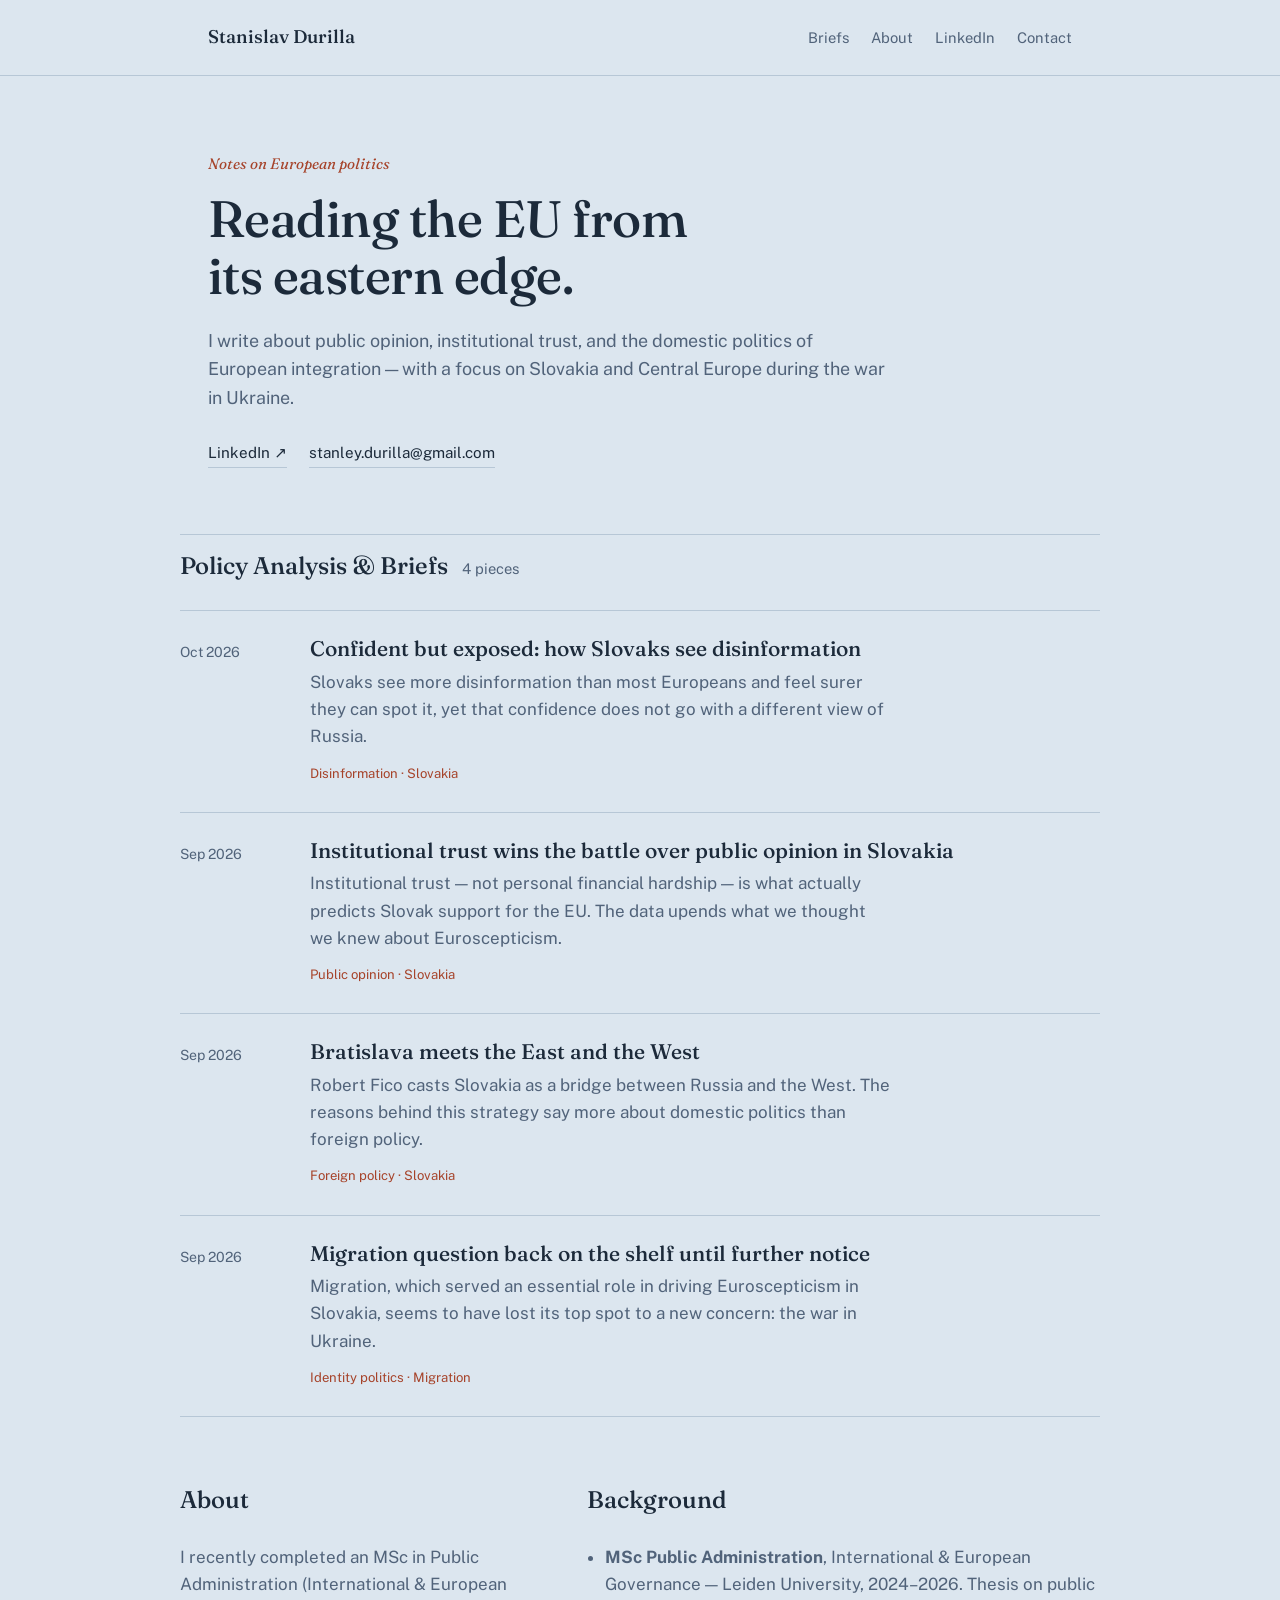
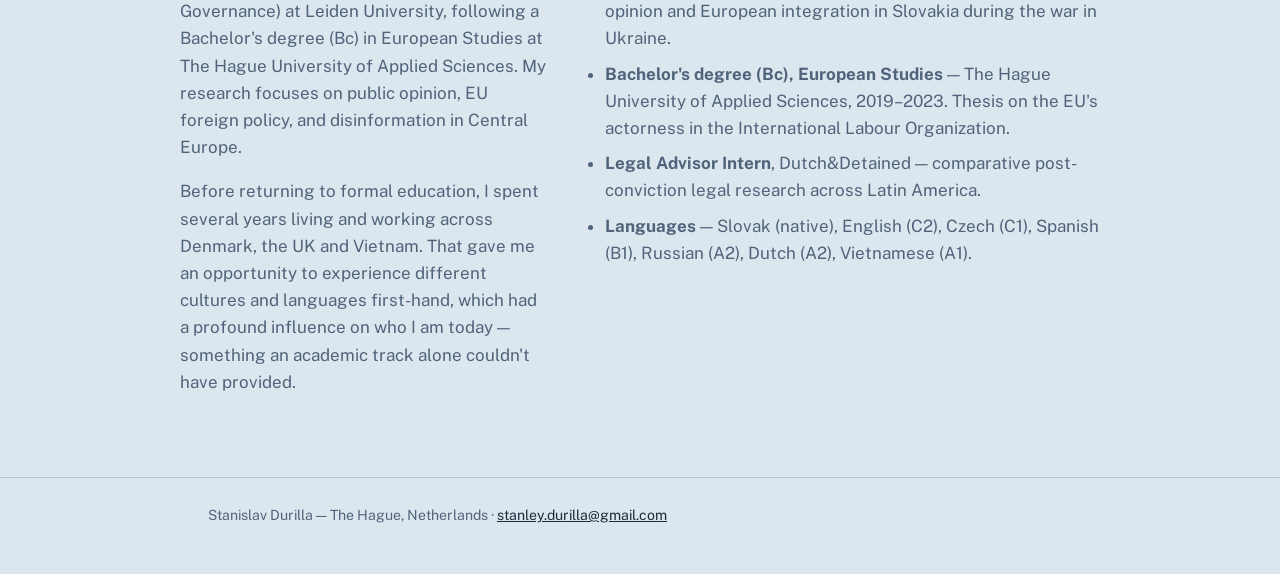
<file: index.html>
<!DOCTYPE html>
<html lang="en">
<head>
<meta charset="UTF-8">
<meta name="viewport" content="width=device-width, initial-scale=1.0">
<title>Stanislav Durilla — Notes on European Politics</title>
<meta name="description" content="Analysis and commentary on European integration, Central European politics, and the EU's response to the war in Ukraine, by Stanislav Durilla.">
<meta property="og:type" content="website">
<meta property="og:site_name" content="Stanislav Durilla">
<meta property="og:title" content="Stanislav Durilla — Notes on European Politics">
<meta property="og:description" content="Analysis and commentary on European integration, Central European politics, and the EU's response to the war in Ukraine.">
<meta property="og:url" content="https://stanislavdurilla.github.io/portfolio-/">
<meta property="og:image" content="https://stanislavdurilla.github.io/portfolio-/og-image.png">
<meta property="og:image:width" content="1200">
<meta property="og:image:height" content="630">
<meta name="twitter:card" content="summary_large_image">
<meta name="twitter:title" content="Stanislav Durilla — Notes on European Politics">
<meta name="twitter:description" content="Analysis and commentary on European integration, Central European politics, and the EU's response to the war in Ukraine.">
<meta name="twitter:image" content="https://stanislavdurilla.github.io/portfolio-/og-image.png">
<link rel="stylesheet" href="style.css">
</head>
<body>

<header class="site">
  <div class="wrap">
    <a class="brand" href="index.html">Stanislav Durilla</a>
    <nav class="site-nav">
      <a href="#dispatches">Briefs</a>
      <a href="#about">About</a>
      <a href="https://www.linkedin.com/in/stanislav-durilla-650215a8/">LinkedIn</a>
      <a href="mailto:stanley.durilla@gmail.com">Contact</a>
    </nav>
  </div>
</header>

<section class="hero">
  <div class="wrap">
    <p class="kicker">Notes on European politics</p>
    <h1>Reading the EU from its eastern edge.</h1>
    <p class="lede">I write about public opinion, institutional trust, and the domestic politics of European integration — with a focus on Slovakia and Central Europe during the war in Ukraine.</p>
    <div class="links">
      <a href="https://www.linkedin.com/in/stanislav-durilla-650215a8/">LinkedIn ↗</a>
      <a href="mailto:stanley.durilla@gmail.com">stanley.durilla@gmail.com</a>
    </div>
  </div>
</section>

<section class="dispatches wrap" id="dispatches">
  <div class="section-head">
    <h2>Policy Analysis &amp; Briefs</h2>
    <span class="count">4 pieces</span>
  </div>

  <a class="dispatch" href="articles/disinformation-confidence.html">
    <span class="date">Oct 2026</span>
    <div>
      <h3>Confident but exposed: how Slovaks see disinformation</h3>
      <p>Slovaks see more disinformation than most Europeans and feel surer they can spot it, yet that confidence does not go with a different view of Russia.</p>
      <span class="tag">Disinformation · Slovakia</span>
    </div>
  </a>

  <a class="dispatch" href="articles/institutional-trust.html">
    <span class="date">Sep 2026</span>
    <div>
      <h3>Institutional trust wins the battle over public opinion in Slovakia</h3>
      <p>Institutional trust — not personal financial hardship — is what actually predicts Slovak support for the EU. The data upends what we thought we knew about Euroscepticism.</p>
      <span class="tag">Public opinion · Slovakia</span>
    </div>
  </a>

  <a class="dispatch" href="articles/bridge-strategy.html">
    <span class="date">Sep 2026</span>
    <div>
      <h3>Bratislava meets the East and the West</h3>
      <p>Robert Fico casts Slovakia as a bridge between Russia and the West. The reasons behind this strategy say more about domestic politics than foreign policy.</p>
      <span class="tag">Foreign policy · Slovakia</span>
    </div>
  </a>

  <a class="dispatch" href="articles/migration-fades.html">
    <span class="date">Sep 2026</span>
    <div>
      <h3>Migration question back on the shelf until further notice</h3>
      <p>Migration, which served an essential role in driving Euroscepticism in Slovakia, seems to have lost its top spot to a new concern: the war in Ukraine.</p>
      <span class="tag">Identity politics · Migration</span>
    </div>
  </a>
</section>

<section class="about wrap" id="about">
  <div class="col">
    <div class="section-head" style="border-top:none; padding-top:0;">
      <h2>About</h2>
    </div>
    <p>I recently completed an MSc in Public Administration (International &amp; European Governance) at Leiden University, following a Bachelor's degree (Bc) in European Studies at The Hague University of Applied Sciences. My research focuses on public opinion, EU foreign policy, and disinformation in Central Europe.</p>
    <p>Before returning to formal education, I spent several years living and working across Denmark, the UK and Vietnam. That gave me an opportunity to experience different cultures and languages first-hand, which had a profound influence on who I am today — something an academic track alone couldn't have provided.</p>
  </div>
  <div class="col">
    <div class="section-head" style="border-top:none; padding-top:0;">
      <h2>Background</h2>
    </div>
    <ul>
      <li><strong>MSc Public Administration</strong>, International &amp; European Governance — Leiden University, 2024–2026. Thesis on public opinion and European integration in Slovakia during the war in Ukraine.</li>
      <li><strong>Bachelor's degree (Bc), European Studies</strong> — The Hague University of Applied Sciences, 2019–2023. Thesis on the EU's actorness in the International Labour Organization.</li>
      <li><strong>Legal Advisor Intern</strong>, Dutch&amp;Detained — comparative post-conviction legal research across Latin America.</li>
      <li><strong>Languages</strong> — Slovak (native), English (C2), Czech (C1), Spanish (B1), Russian (A2), Dutch (A2), Vietnamese (A1).</li>
    </ul>
  </div>
</section>

<footer class="site">
  <div class="wrap">
    Stanislav Durilla — The Hague, Netherlands · <a href="mailto:stanley.durilla@gmail.com">stanley.durilla@gmail.com</a>
  </div>
</footer>

</body>
</html>
</file>
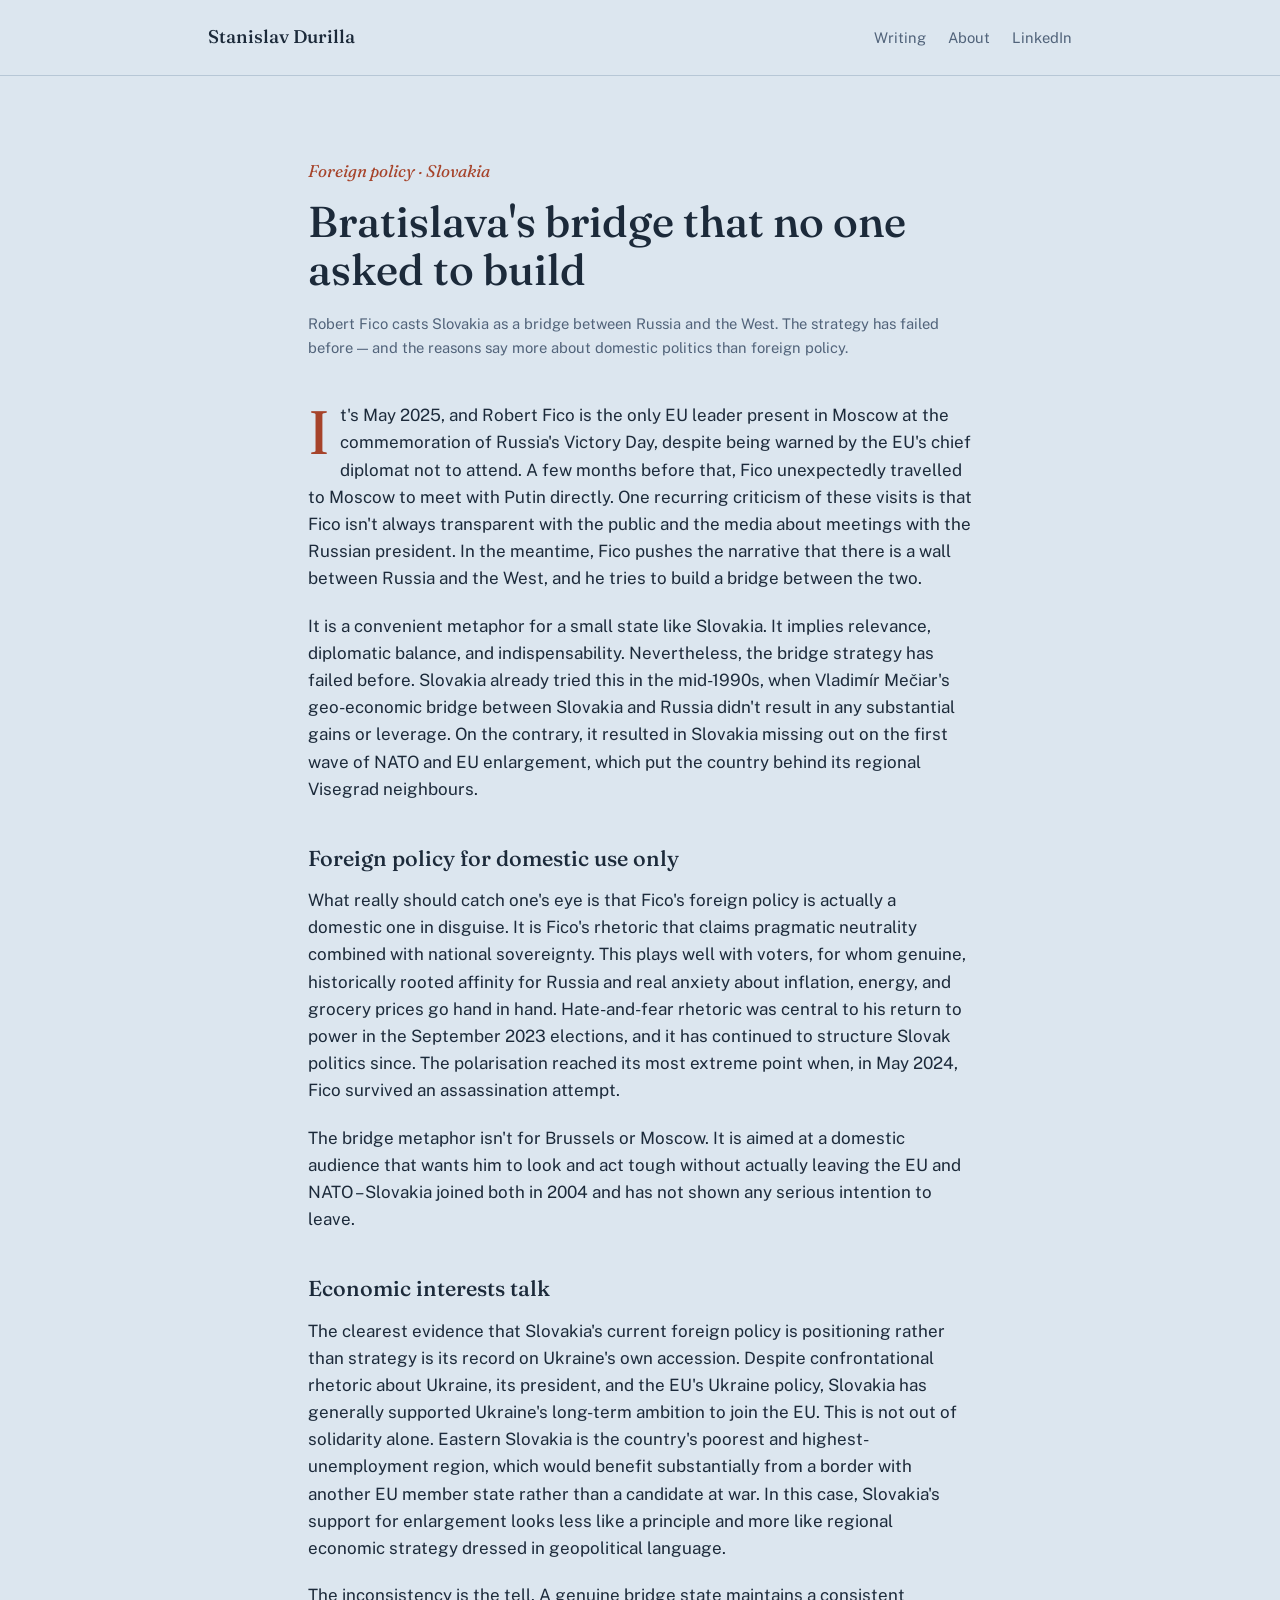
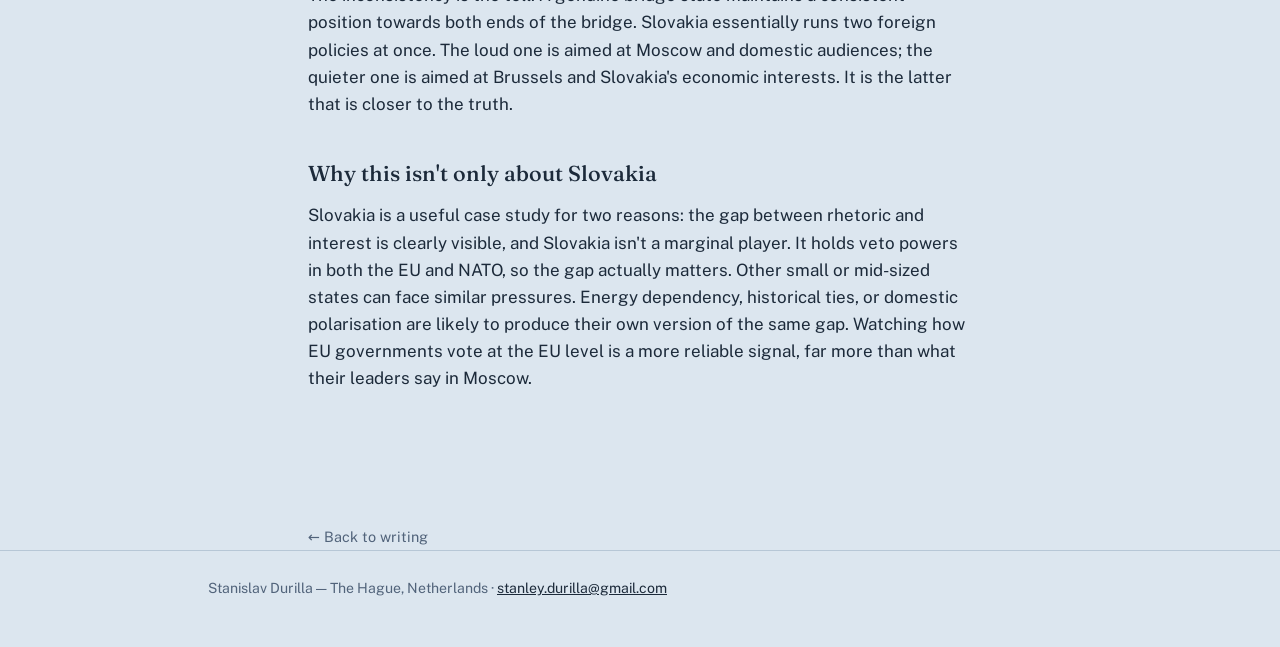
<file: bridge-strategy.html>
<!DOCTYPE html>
<html lang="en">
<head>
<meta charset="UTF-8">
<meta name="viewport" content="width=device-width, initial-scale=1.0">
<title>Bratislava's bridge that no one asked to build — Stanislav Durilla</title>
<meta name="description" content="Robert Fico casts Slovakia as a bridge between Russia and the West. The strategy has failed before — and the reasons say more about domestic politics than foreign policy.">
<meta property="og:type" content="article">
<meta property="og:site_name" content="Stanislav Durilla">
<meta property="og:title" content="Bratislava's bridge that no one asked to build">
<meta property="og:description" content="Robert Fico casts Slovakia as a bridge between Russia and the West. The strategy has failed before — and the reasons say more about domestic politics than foreign policy.">
<meta name="twitter:card" content="summary">
<meta name="twitter:title" content="Bratislava's bridge that no one asked to build">
<meta name="twitter:description" content="Robert Fico casts Slovakia as a bridge between Russia and the West. The strategy has failed before — and the reasons say more about domestic politics than foreign policy.">
<link rel="stylesheet" href="style.css">
</head>
<body>

<header class="site">
  <div class="wrap">
    <a class="brand" href="../index.html">Stanislav Durilla</a>
    <nav class="site-nav">
      <a href="../index.html#dispatches">Writing</a>
      <a href="../index.html#about">About</a>
      <a href="https://www.linkedin.com/in/stanislav-durilla-650215a8/">LinkedIn</a>
    </nav>
  </div>
</header>

<div class="article-head">
  <p class="kicker">Foreign policy · Slovakia</p>
  <h1>Bratislava's bridge that no one asked to build</h1>
  <p class="meta">Robert Fico casts Slovakia as a bridge between Russia and the West. The strategy has failed before — and the reasons say more about domestic politics than foreign policy.</p>
</div>

<article class="article-body">
<p class="drop">It's May 2025, and Robert Fico is the only EU leader present in Moscow at the commemoration of Russia's Victory Day, despite being warned by the EU's chief diplomat not to attend. A few months before that, Fico unexpectedly travelled to Moscow to meet with Putin directly. One recurring criticism of these visits is that Fico isn't always transparent with the public and the media about meetings with the Russian president. In the meantime, Fico pushes the narrative that there is a wall between Russia and the West, and he tries to build a bridge between the two.</p>

<p>It is a convenient metaphor for a small state like Slovakia. It implies relevance, diplomatic balance, and indispensability. Nevertheless, the bridge strategy has failed before. Slovakia already tried this in the mid-1990s, when Vladimír Mečiar's geo-economic bridge between Slovakia and Russia didn't result in any substantial gains or leverage. On the contrary, it resulted in Slovakia missing out on the first wave of NATO and EU enlargement, which put the country behind its regional Visegrad neighbours.</p>

<h2>Foreign policy for domestic use only</h2>
<p>What really should catch one's eye is that Fico's foreign policy is actually a domestic one in disguise. It is Fico's rhetoric that claims pragmatic neutrality combined with national sovereignty. This plays well with voters, for whom genuine, historically rooted affinity for Russia and real anxiety about inflation, energy, and grocery prices go hand in hand. Hate-and-fear rhetoric was central to his return to power in the September 2023 elections, and it has continued to structure Slovak politics since. The polarisation reached its most extreme point when, in May 2024, Fico survived an assassination attempt.</p>

<p>The bridge metaphor isn't for Brussels or Moscow. It is aimed at a domestic audience that wants him to look and act tough without actually leaving the EU and NATO – Slovakia joined both in 2004 and has not shown any serious intention to leave.</p>

<h2>Economic interests talk</h2>
<p>The clearest evidence that Slovakia's current foreign policy is positioning rather than strategy is its record on Ukraine's own accession. Despite confrontational rhetoric about Ukraine, its president, and the EU's Ukraine policy, Slovakia has generally supported Ukraine's long-term ambition to join the EU. This is not out of solidarity alone. Eastern Slovakia is the country's poorest and highest-unemployment region, which would benefit substantially from a border with another EU member state rather than a candidate at war. In this case, Slovakia's support for enlargement looks less like a principle and more like regional economic strategy dressed in geopolitical language.</p>

<p>The inconsistency is the tell. A genuine bridge state maintains a consistent position towards both ends of the bridge. Slovakia essentially runs two foreign policies at once. The loud one is aimed at Moscow and domestic audiences; the quieter one is aimed at Brussels and Slovakia's economic interests. It is the latter that is closer to the truth.</p>

<h2>Why this isn't only about Slovakia</h2>
<p>Slovakia is a useful case study for two reasons: the gap between rhetoric and interest is clearly visible, and Slovakia isn't a marginal player. It holds veto powers in both the EU and NATO, so the gap actually matters. Other small or mid-sized states can face similar pressures. Energy dependency, historical ties, or domestic polarisation are likely to produce their own version of the same gap. Watching how EU governments vote at the EU level is a more reliable signal, far more than what their leaders say in Moscow.</p>
</article>

<div class="back-link-wrap">
  <a class="back-link" href="../index.html#dispatches">← Back to writing</a>
</div>

<footer class="site">
  <div class="wrap">
    Stanislav Durilla — The Hague, Netherlands · <a href="mailto:stanley.durilla@gmail.com">stanley.durilla@gmail.com</a>
  </div>
</footer>

</body>
</html>
</file>
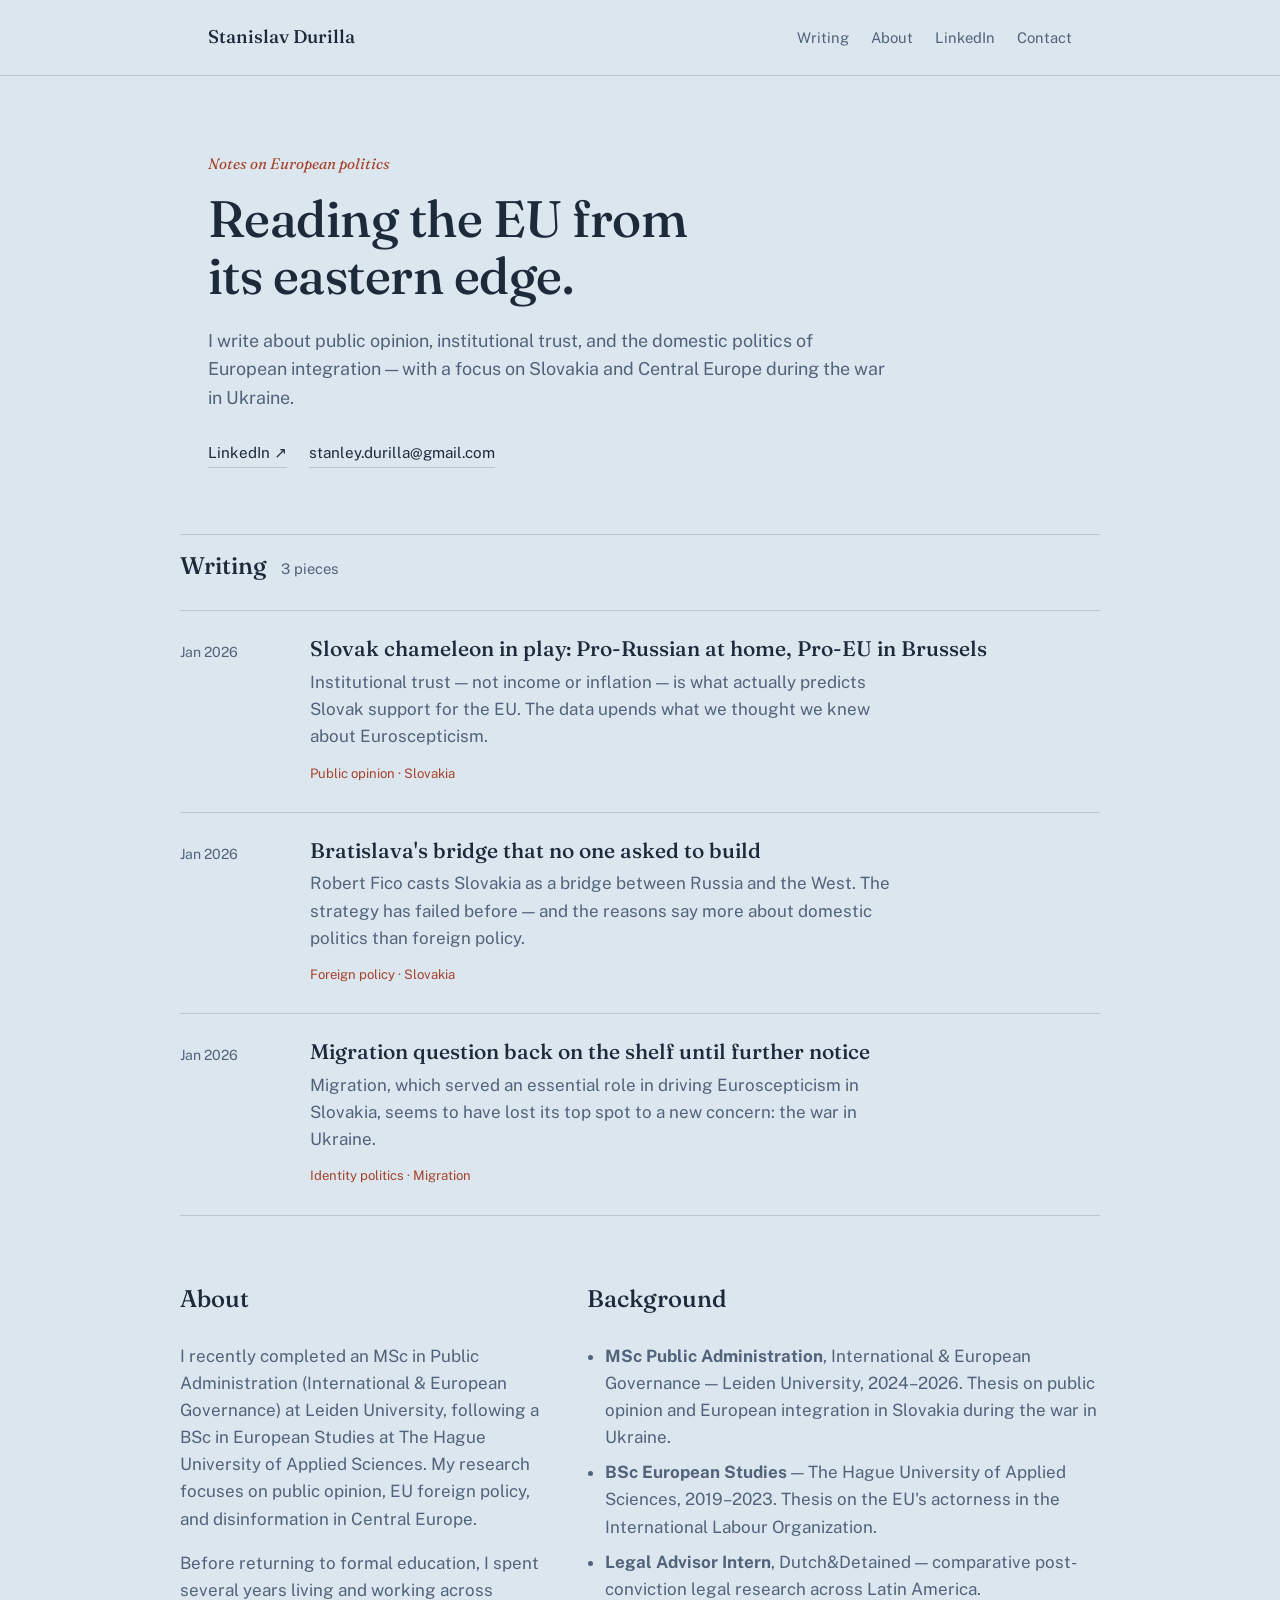
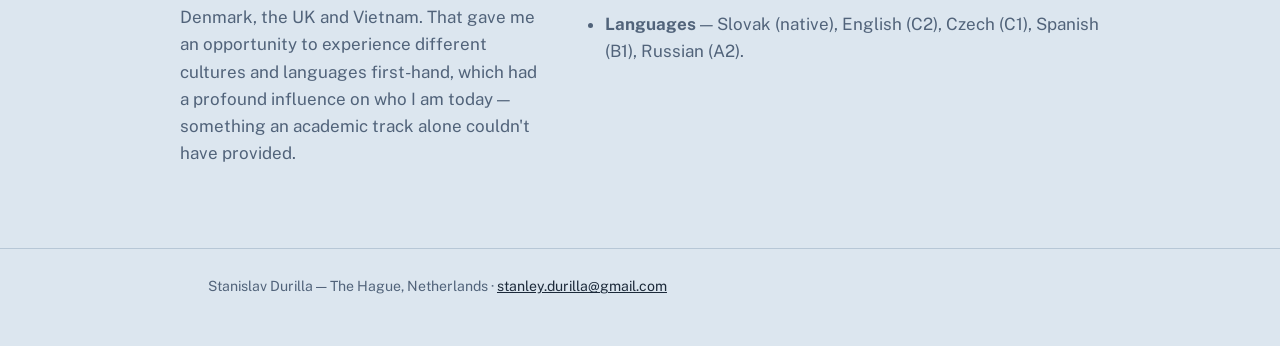
<file: index[1].html>
<!DOCTYPE html>
<html lang="en">
<head>
<meta charset="UTF-8">
<meta name="viewport" content="width=device-width, initial-scale=1.0">
<title>Stanislav Durilla — Notes on European Politics</title>
<meta name="description" content="Analysis and commentary on European integration, Central European politics, and the EU's response to the war in Ukraine, by Stanislav Durilla.">
<meta property="og:type" content="website">
<meta property="og:site_name" content="Stanislav Durilla">
<meta property="og:title" content="Stanislav Durilla — Notes on European Politics">
<meta property="og:description" content="Analysis and commentary on European integration, Central European politics, and the EU's response to the war in Ukraine.">
<meta name="twitter:card" content="summary">
<meta name="twitter:title" content="Stanislav Durilla — Notes on European Politics">
<meta name="twitter:description" content="Analysis and commentary on European integration, Central European politics, and the EU's response to the war in Ukraine.">
<link rel="stylesheet" href="style.css">
</head>
<body>

<header class="site">
  <div class="wrap">
    <a class="brand" href="index.html">Stanislav Durilla</a>
    <nav class="site-nav">
      <a href="#dispatches">Writing</a>
      <a href="#about">About</a>
      <a href="https://www.linkedin.com/in/stanislav-durilla-650215a8/">LinkedIn</a>
      <a href="mailto:stanley.durilla@gmail.com">Contact</a>
    </nav>
  </div>
</header>

<section class="hero">
  <div class="wrap">
    <p class="kicker">Notes on European politics</p>
    <h1>Reading the EU from its eastern edge.</h1>
    <p class="lede">I write about public opinion, institutional trust, and the domestic politics of European integration — with a focus on Slovakia and Central Europe during the war in Ukraine.</p>
    <div class="links">
      <a href="https://www.linkedin.com/in/stanislav-durilla-650215a8/">LinkedIn ↗</a>
      <a href="mailto:stanley.durilla@gmail.com">stanley.durilla@gmail.com</a>
    </div>
  </div>
</section>

<section class="dispatches wrap" id="dispatches">
  <div class="section-head">
    <h2>Writing</h2>
    <span class="count">3 pieces</span>
  </div>

  <a class="dispatch" href="articles/institutional-trust.html">
    <span class="date">Jan 2026</span>
    <div>
      <h3>Slovak chameleon in play: Pro-Russian at home, Pro-EU in Brussels</h3>
      <p>Institutional trust — not income or inflation — is what actually predicts Slovak support for the EU. The data upends what we thought we knew about Euroscepticism.</p>
      <span class="tag">Public opinion · Slovakia</span>
    </div>
  </a>

  <a class="dispatch" href="articles/bridge-strategy.html">
    <span class="date">Jan 2026</span>
    <div>
      <h3>Bratislava's bridge that no one asked to build</h3>
      <p>Robert Fico casts Slovakia as a bridge between Russia and the West. The strategy has failed before — and the reasons say more about domestic politics than foreign policy.</p>
      <span class="tag">Foreign policy · Slovakia</span>
    </div>
  </a>

  <a class="dispatch" href="articles/migration-fades.html">
    <span class="date">Jan 2026</span>
    <div>
      <h3>Migration question back on the shelf until further notice</h3>
      <p>Migration, which served an essential role in driving Euroscepticism in Slovakia, seems to have lost its top spot to a new concern: the war in Ukraine.</p>
      <span class="tag">Identity politics · Migration</span>
    </div>
  </a>
</section>

<section class="about wrap" id="about">
  <div class="col">
    <div class="section-head" style="border-top:none; padding-top:0;">
      <h2>About</h2>
    </div>
    <p>I recently completed an MSc in Public Administration (International &amp; European Governance) at Leiden University, following a BSc in European Studies at The Hague University of Applied Sciences. My research focuses on public opinion, EU foreign policy, and disinformation in Central Europe.</p>
    <p>Before returning to formal education, I spent several years living and working across Denmark, the UK and Vietnam. That gave me an opportunity to experience different cultures and languages first-hand, which had a profound influence on who I am today — something an academic track alone couldn't have provided.</p>
  </div>
  <div class="col">
    <div class="section-head" style="border-top:none; padding-top:0;">
      <h2>Background</h2>
    </div>
    <ul>
      <li><strong>MSc Public Administration</strong>, International &amp; European Governance — Leiden University, 2024–2026. Thesis on public opinion and European integration in Slovakia during the war in Ukraine.</li>
      <li><strong>BSc European Studies</strong> — The Hague University of Applied Sciences, 2019–2023. Thesis on the EU's actorness in the International Labour Organization.</li>
      <li><strong>Legal Advisor Intern</strong>, Dutch&amp;Detained — comparative post-conviction legal research across Latin America.</li>
      <li><strong>Languages</strong> — Slovak (native), English (C2), Czech (C1), Spanish (B1), Russian (A2).</li>
    </ul>
  </div>
</section>

<footer class="site">
  <div class="wrap">
    Stanislav Durilla — The Hague, Netherlands · <a href="mailto:stanley.durilla@gmail.com">stanley.durilla@gmail.com</a>
  </div>
</footer>

</body>
</html>
</file>
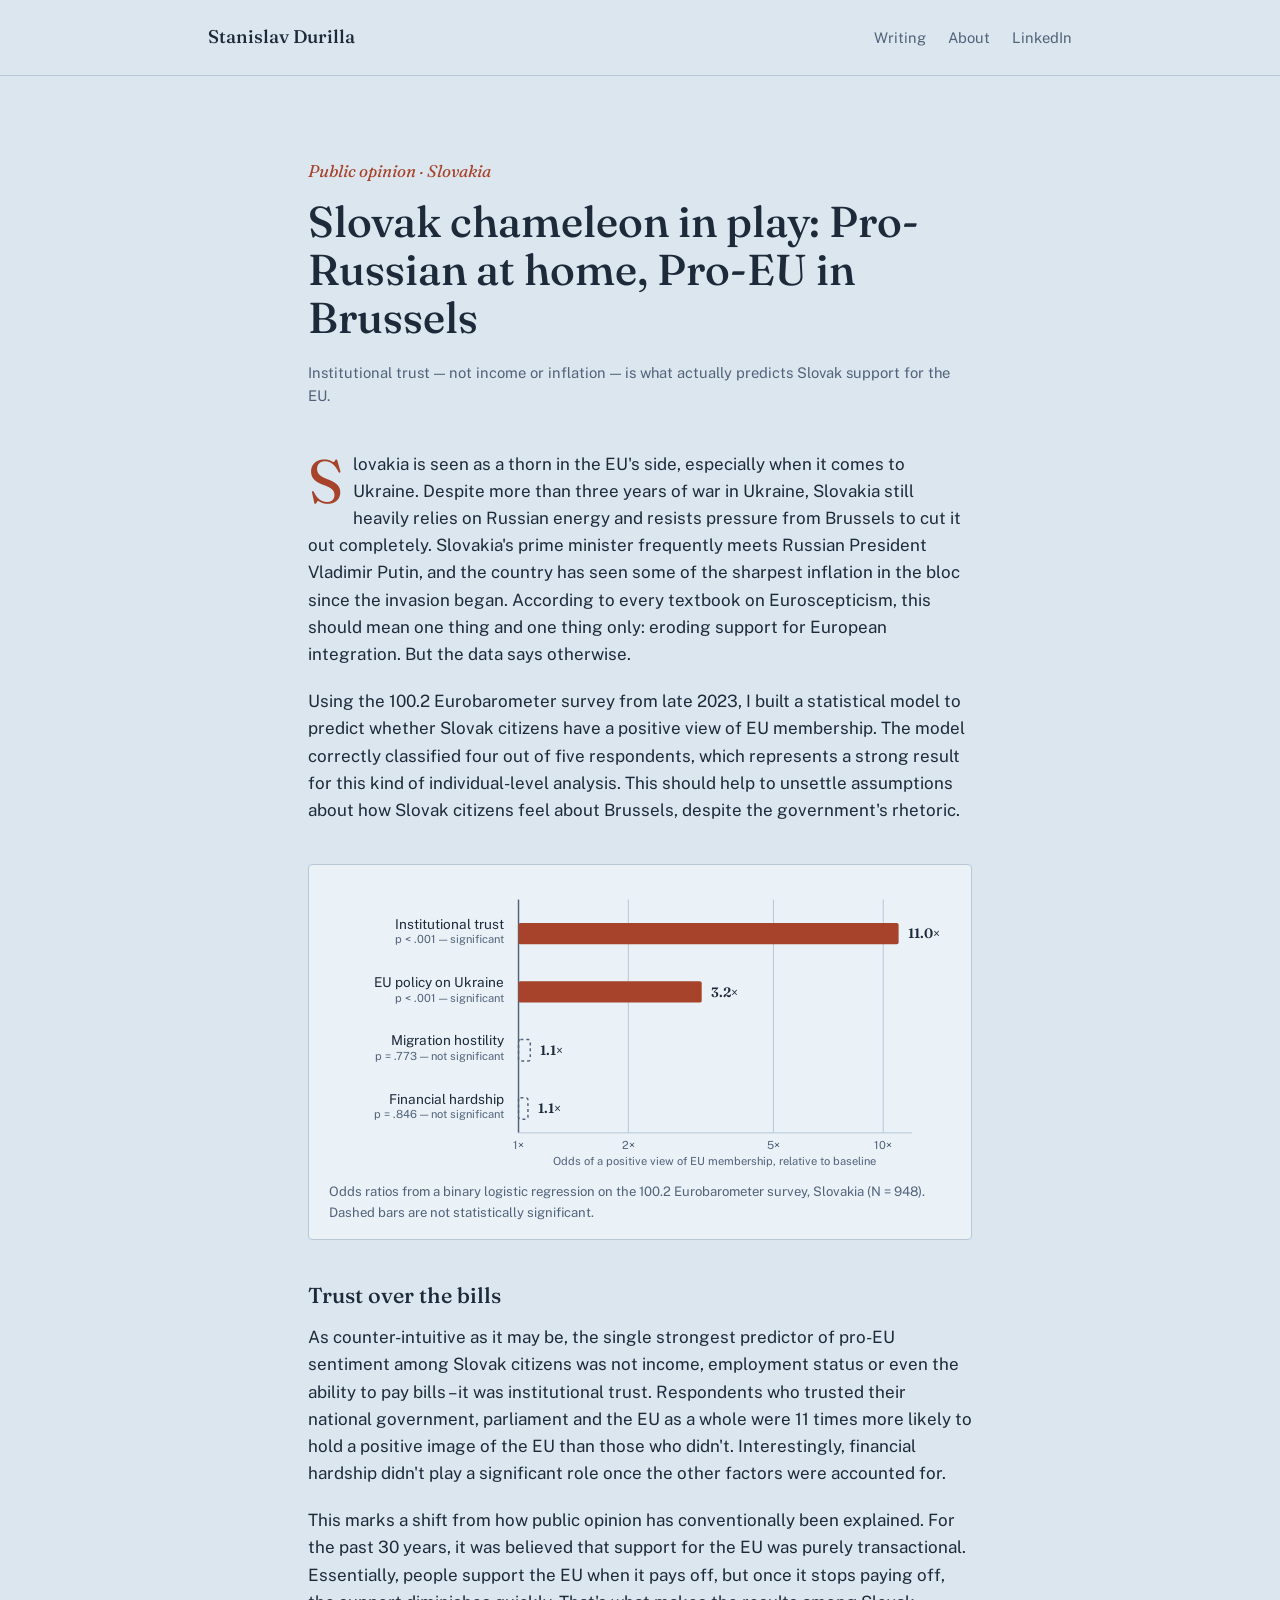
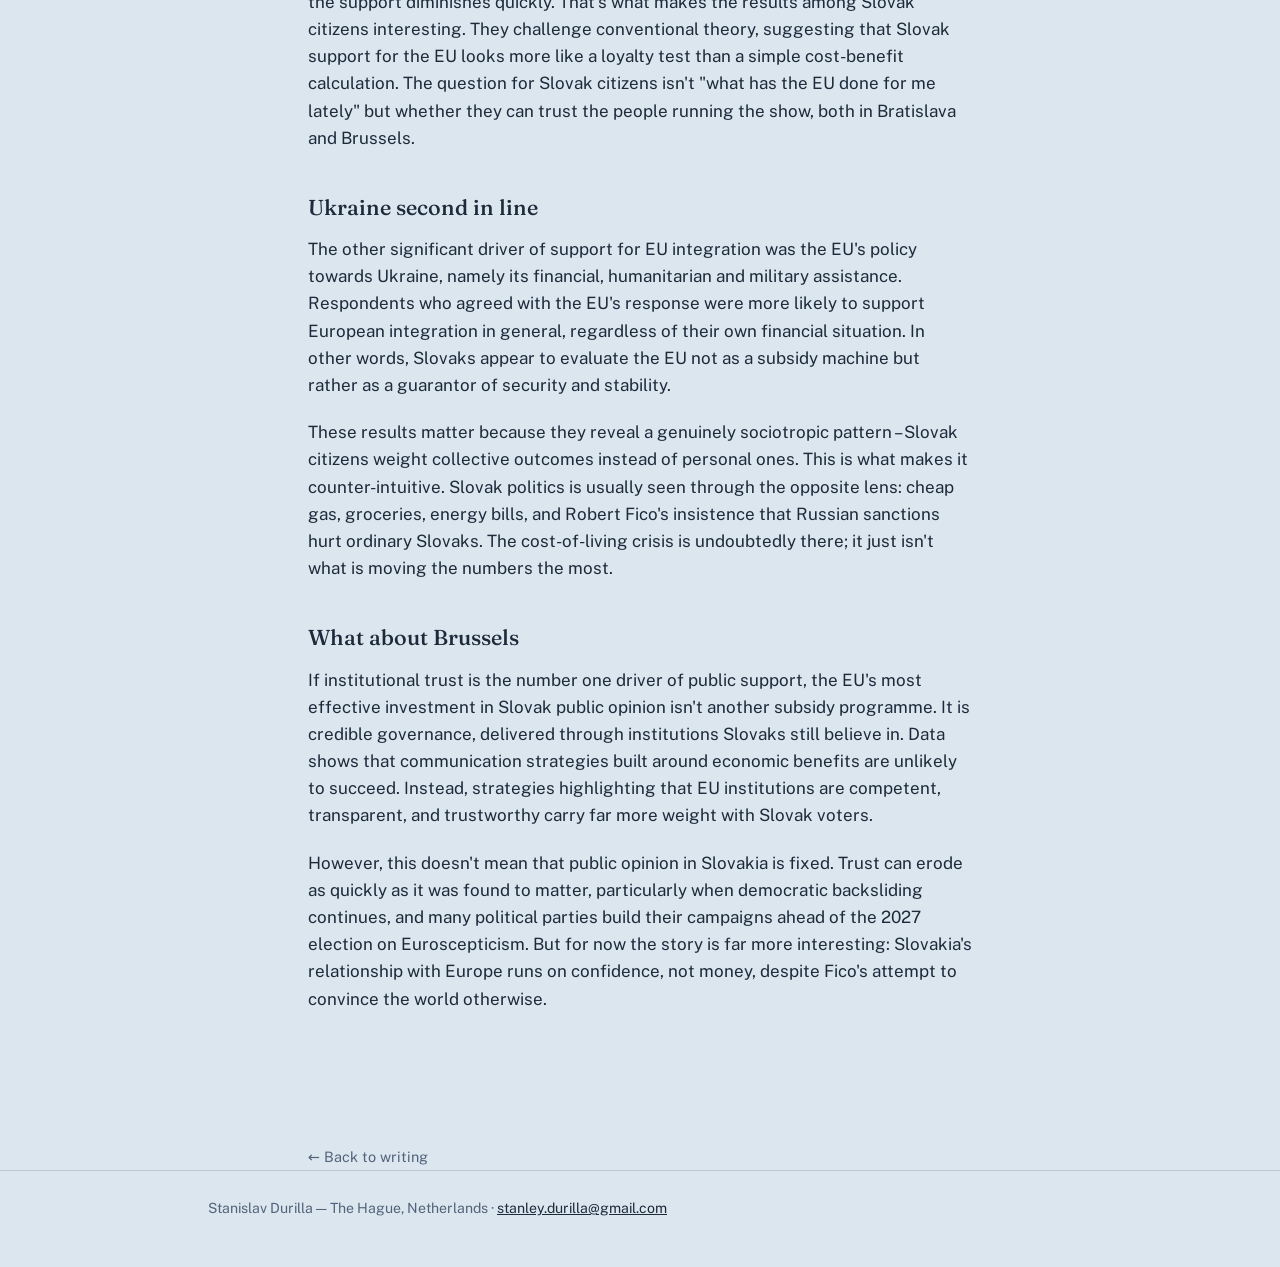
<file: institutional-trust.html>
<!DOCTYPE html>
<html lang="en">
<head>
<meta charset="UTF-8">
<meta name="viewport" content="width=device-width, initial-scale=1.0">
<title>Slovak chameleon in play: Pro-Russian at home, Pro-EU in Brussels — Stanislav Durilla</title>
<meta name="description" content="Institutional trust — not income or inflation — is what actually predicts Slovak support for the EU.">
<meta property="og:type" content="article">
<meta property="og:site_name" content="Stanislav Durilla">
<meta property="og:title" content="Slovak chameleon in play: Pro-Russian at home, Pro-EU in Brussels">
<meta property="og:description" content="Institutional trust — not income or inflation — is what actually predicts Slovak support for the EU.">
<meta name="twitter:card" content="summary">
<meta name="twitter:title" content="Slovak chameleon in play: Pro-Russian at home, Pro-EU in Brussels">
<meta name="twitter:description" content="Institutional trust — not income or inflation — is what actually predicts Slovak support for the EU.">
<link rel="stylesheet" href="style.css">
</head>
<body>

<header class="site">
  <div class="wrap">
    <a class="brand" href="../index.html">Stanislav Durilla</a>
    <nav class="site-nav">
      <a href="../index.html#dispatches">Writing</a>
      <a href="../index.html#about">About</a>
      <a href="https://www.linkedin.com/in/stanislav-durilla-650215a8/">LinkedIn</a>
    </nav>
  </div>
</header>

<div class="article-head">
  <p class="kicker">Public opinion · Slovakia</p>
  <h1>Slovak chameleon in play: Pro-Russian at home, Pro-EU in Brussels</h1>
  <p class="meta">Institutional trust — not income or inflation — is what actually predicts Slovak support for the EU.</p>
</div>

<article class="article-body">
<p class="drop">Slovakia is seen as a thorn in the EU's side, especially when it comes to Ukraine. Despite more than three years of war in Ukraine, Slovakia still heavily relies on Russian energy and resists pressure from Brussels to cut it out completely. Slovakia's prime minister frequently meets Russian President Vladimir Putin, and the country has seen some of the sharpest inflation in the bloc since the invasion began. According to every textbook on Euroscepticism, this should mean one thing and one thing only: eroding support for European integration. But the data says otherwise.</p>

<p>Using the 100.2 Eurobarometer survey from late 2023, I built a statistical model to predict whether Slovak citizens have a positive view of EU membership. The model correctly classified four out of five respondents, which represents a strong result for this kind of individual-level analysis. This should help to unsettle assumptions about how Slovak citizens feel about Brussels, despite the government's rhetoric.</p>

<figure class="chart-figure">
<svg viewBox="0 0 640 290" xmlns="http://www.w3.org/2000/svg" role="img" aria-label="Bar chart showing odds ratios for four predictors of EU support in Slovakia. Institutional trust: 11.0 times more likely, significant. EU policy on Ukraine: 3.2 times more likely, significant. Migration hostility: 1.1 times, not significant. Financial hardship: 1.1 times, not significant.">
<style>
  .chart-label { font-family: 'Public Sans', system-ui, sans-serif; fill: var(--ink); font-size: 14px; }
  .chart-sub { font-family: 'Public Sans', system-ui, sans-serif; fill: var(--muted); font-size: 11.5px; }
  .chart-value { font-family: 'Fraunces', Georgia, serif; fill: var(--ink); font-size: 14px; font-weight: 600; }
  .chart-axis-label { font-family: 'Public Sans', system-ui, sans-serif; fill: var(--muted); font-size: 11.5px; }
  .bar-sig { fill: var(--seal); }
  .bar-ns { fill: none; stroke: var(--muted); stroke-width: 1.5; stroke-dasharray: 3 3; }
  .gridline { stroke: var(--rule); stroke-width: 1; }
  .baseline { stroke: var(--muted); stroke-width: 1.5; }
</style>

<!-- gridlines -->
<line class="gridline" x1="308" y1="15" x2="308" y2="255"/>
<line class="gridline" x1="457.3" y1="15" x2="457.3" y2="255"/>
<line class="gridline" x1="570.3" y1="15" x2="570.3" y2="255"/>
<line class="baseline" x1="195" y1="15" x2="195" y2="255"/>

<!-- row 1: Institutional trust -->
<text class="chart-label" x="180" y="45" text-anchor="end">Institutional trust</text>
<text class="chart-sub" x="180" y="60" text-anchor="end">p &lt; .001 — significant</text>
<rect class="bar-sig" x="195" y="39" width="391.1" height="22" rx="2"/>
<text class="chart-value" x="596" y="55">11.0×</text>

<!-- row 2: EU policy on Ukraine -->
<text class="chart-label" x="180" y="105" text-anchor="end">EU policy on Ukraine</text>
<text class="chart-sub" x="180" y="120" text-anchor="end">p &lt; .001 — significant</text>
<rect class="bar-sig" x="195" y="99" width="188.5" height="22" rx="2"/>
<text class="chart-value" x="393" y="115">3.2×</text>

<!-- row 3: Migration hostility -->
<text class="chart-label" x="180" y="165" text-anchor="end">Migration hostility</text>
<text class="chart-sub" x="180" y="180" text-anchor="end">p = .773 — not significant</text>
<rect class="bar-ns" x="195" y="159" width="12.1" height="22" rx="2"/>
<text class="chart-value" x="217" y="175">1.1×</text>

<!-- row 4: Financial hardship -->
<text class="chart-label" x="180" y="225" text-anchor="end">Financial hardship</text>
<text class="chart-sub" x="180" y="240" text-anchor="end">p = .846 — not significant</text>
<rect class="bar-ns" x="195" y="219" width="9.7" height="22" rx="2"/>
<text class="chart-value" x="215" y="235">1.1×</text>

<!-- axis -->
<line class="gridline" x1="195" y1="255" x2="600" y2="255"/>
<text class="chart-axis-label" x="195" y="272" text-anchor="middle">1×</text>
<text class="chart-axis-label" x="308" y="272" text-anchor="middle">2×</text>
<text class="chart-axis-label" x="457.3" y="272" text-anchor="middle">5×</text>
<text class="chart-axis-label" x="570.3" y="272" text-anchor="middle">10×</text>
<text class="chart-axis-label" x="397" y="288" text-anchor="middle">Odds of a positive view of EU membership, relative to baseline</text>
</svg>
<figcaption class="chart-caption">Odds ratios from a binary logistic regression on the 100.2 Eurobarometer survey, Slovakia (N = 948). Dashed bars are not statistically significant.</figcaption>
</figure>

<h2>Trust over the bills</h2>
<p>As counter-intuitive as it may be, the single strongest predictor of pro-EU sentiment among Slovak citizens was not income, employment status or even the ability to pay bills – it was institutional trust. Respondents who trusted their national government, parliament and the EU as a whole were 11 times more likely to hold a positive image of the EU than those who didn't. Interestingly, financial hardship didn't play a significant role once the other factors were accounted for.</p>

<p>This marks a shift from how public opinion has conventionally been explained. For the past 30 years, it was believed that support for the EU was purely transactional. Essentially, people support the EU when it pays off, but once it stops paying off, the support diminishes quickly. That's what makes the results among Slovak citizens interesting. They challenge conventional theory, suggesting that Slovak support for the EU looks more like a loyalty test than a simple cost-benefit calculation. The question for Slovak citizens isn't "what has the EU done for me lately" but whether they can trust the people running the show, both in Bratislava and Brussels.</p>

<h2>Ukraine second in line</h2>
<p>The other significant driver of support for EU integration was the EU's policy towards Ukraine, namely its financial, humanitarian and military assistance. Respondents who agreed with the EU's response were more likely to support European integration in general, regardless of their own financial situation. In other words, Slovaks appear to evaluate the EU not as a subsidy machine but rather as a guarantor of security and stability.</p>

<p>These results matter because they reveal a genuinely sociotropic pattern – Slovak citizens weight collective outcomes instead of personal ones. This is what makes it counter-intuitive. Slovak politics is usually seen through the opposite lens: cheap gas, groceries, energy bills, and Robert Fico's insistence that Russian sanctions hurt ordinary Slovaks. The cost-of-living crisis is undoubtedly there; it just isn't what is moving the numbers the most.</p>

<h2>What about Brussels</h2>
<p>If institutional trust is the number one driver of public support, the EU's most effective investment in Slovak public opinion isn't another subsidy programme. It is credible governance, delivered through institutions Slovaks still believe in. Data shows that communication strategies built around economic benefits are unlikely to succeed. Instead, strategies highlighting that EU institutions are competent, transparent, and trustworthy carry far more weight with Slovak voters.</p>

<p>However, this doesn't mean that public opinion in Slovakia is fixed. Trust can erode as quickly as it was found to matter, particularly when democratic backsliding continues, and many political parties build their campaigns ahead of the 2027 election on Euroscepticism. But for now the story is far more interesting: Slovakia's relationship with Europe runs on confidence, not money, despite Fico's attempt to convince the world otherwise.</p>
</article>

<div class="back-link-wrap">
  <a class="back-link" href="../index.html#dispatches">← Back to writing</a>
</div>

<footer class="site">
  <div class="wrap">
    Stanislav Durilla — The Hague, Netherlands · <a href="mailto:stanley.durilla@gmail.com">stanley.durilla@gmail.com</a>
  </div>
</footer>

</body>
</html>
</file>
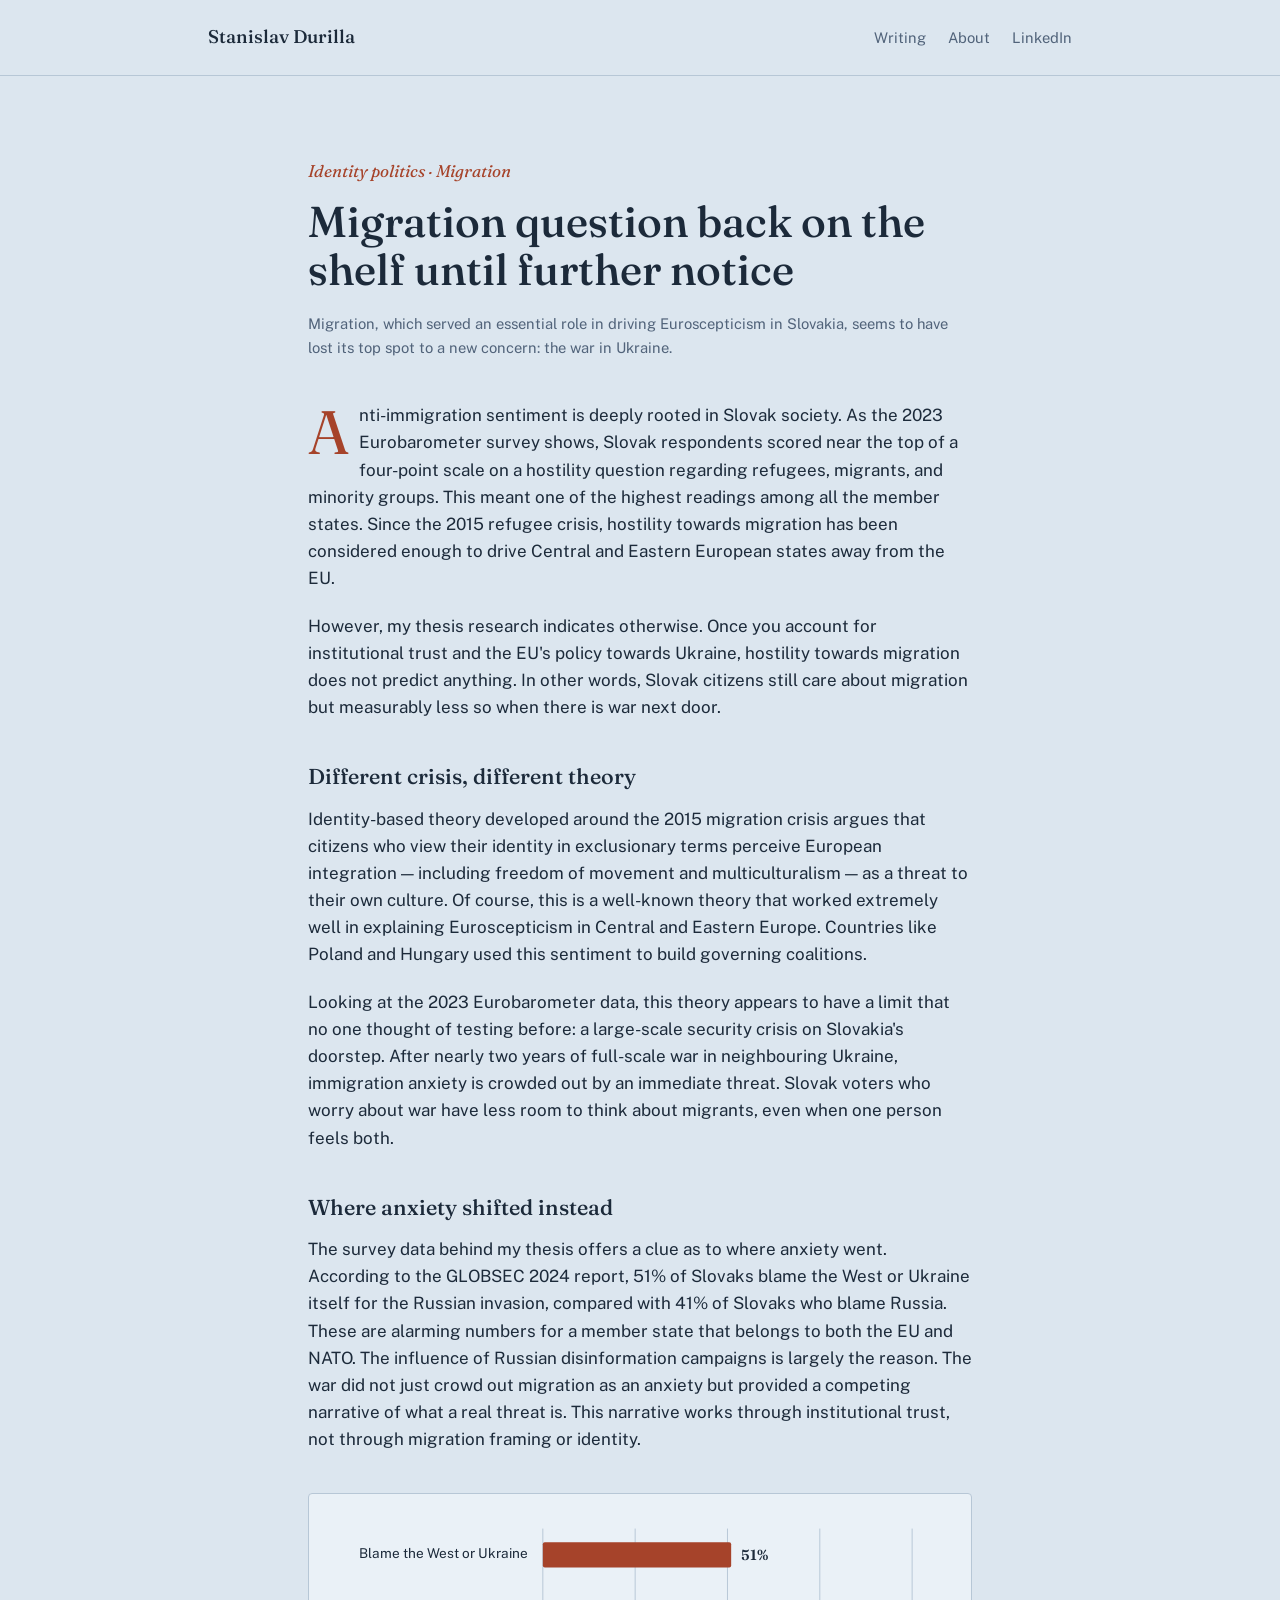
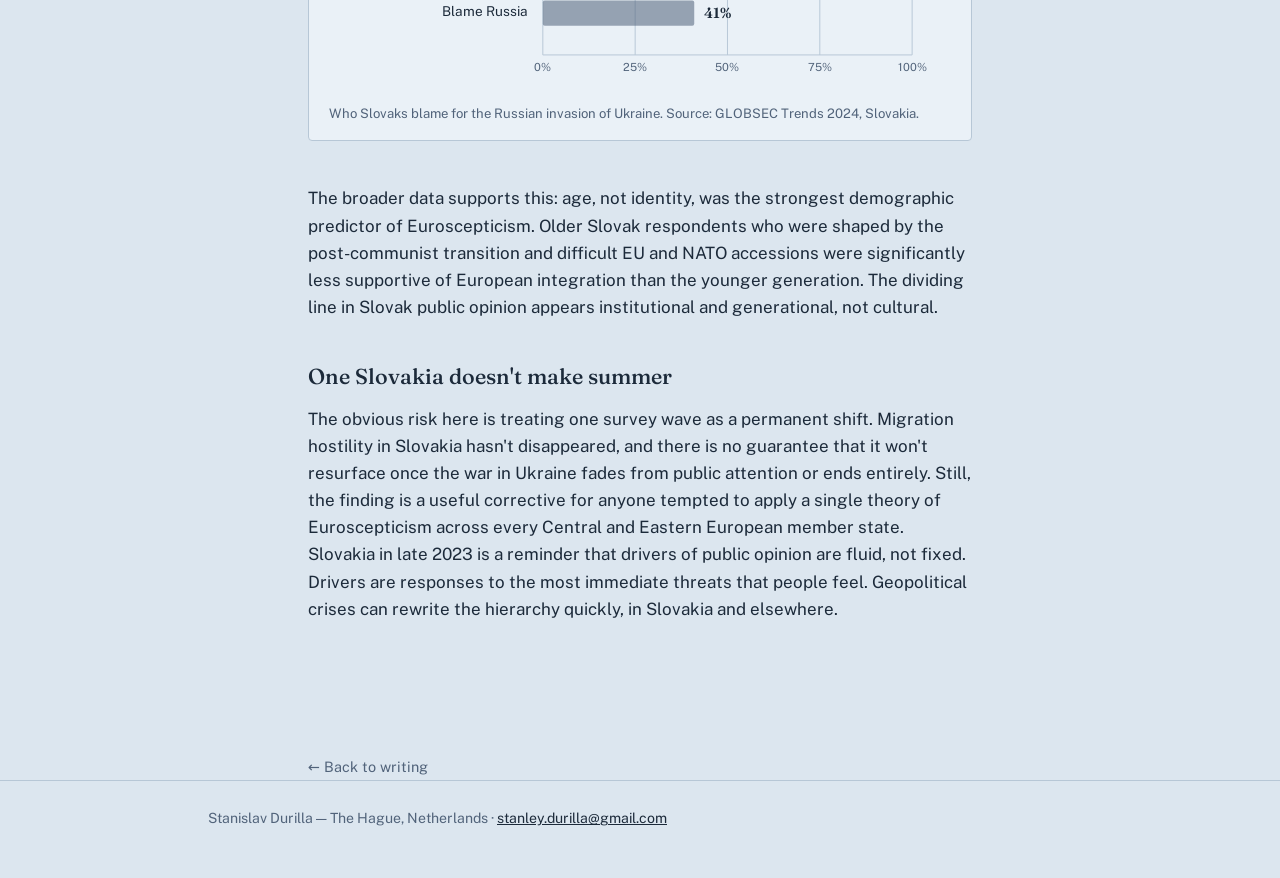
<file: migration-fades.html>
<!DOCTYPE html>
<html lang="en">
<head>
<meta charset="UTF-8">
<meta name="viewport" content="width=device-width, initial-scale=1.0">
<title>Migration question back on the shelf until further notice — Stanislav Durilla</title>
<meta name="description" content="Migration, which served an essential role in driving Euroscepticism in Slovakia, seems to have lost its top spot to a new concern: the war in Ukraine.">
<meta property="og:type" content="article">
<meta property="og:site_name" content="Stanislav Durilla">
<meta property="og:title" content="Migration question back on the shelf until further notice">
<meta property="og:description" content="Migration, which served an essential role in driving Euroscepticism in Slovakia, seems to have lost its top spot to a new concern: the war in Ukraine.">
<meta name="twitter:card" content="summary">
<meta name="twitter:title" content="Migration question back on the shelf until further notice">
<meta name="twitter:description" content="Migration, which served an essential role in driving Euroscepticism in Slovakia, seems to have lost its top spot to a new concern: the war in Ukraine.">
<link rel="stylesheet" href="style.css">
</head>
<body>

<header class="site">
  <div class="wrap">
    <a class="brand" href="../index.html">Stanislav Durilla</a>
    <nav class="site-nav">
      <a href="../index.html#dispatches">Writing</a>
      <a href="../index.html#about">About</a>
      <a href="https://www.linkedin.com/in/stanislav-durilla-650215a8/">LinkedIn</a>
    </nav>
  </div>
</header>

<div class="article-head">
  <p class="kicker">Identity politics · Migration</p>
  <h1>Migration question back on the shelf until further notice</h1>
  <p class="meta">Migration, which served an essential role in driving Euroscepticism in Slovakia, seems to have lost its top spot to a new concern: the war in Ukraine.</p>
</div>

<article class="article-body">
<p class="drop">Anti-immigration sentiment is deeply rooted in Slovak society. As the 2023 Eurobarometer survey shows, Slovak respondents scored near the top of a four-point scale on a hostility question regarding refugees, migrants, and minority groups. This meant one of the highest readings among all the member states. Since the 2015 refugee crisis, hostility towards migration has been considered enough to drive Central and Eastern European states away from the EU.</p>

<p>However, my thesis research indicates otherwise. Once you account for institutional trust and the EU's policy towards Ukraine, hostility towards migration does not predict anything. In other words, Slovak citizens still care about migration but measurably less so when there is war next door.</p>

<h2>Different crisis, different theory</h2>
<p>Identity-based theory developed around the 2015 migration crisis argues that citizens who view their identity in exclusionary terms perceive European integration — including freedom of movement and multiculturalism — as a threat to their own culture. Of course, this is a well-known theory that worked extremely well in explaining Euroscepticism in Central and Eastern Europe. Countries like Poland and Hungary used this sentiment to build governing coalitions.</p>

<p>Looking at the 2023 Eurobarometer data, this theory appears to have a limit that no one thought of testing before: a large-scale security crisis on Slovakia's doorstep. After nearly two years of full-scale war in neighbouring Ukraine, immigration anxiety is crowded out by an immediate threat. Slovak voters who worry about war have less room to think about migrants, even when one person feels both.</p>

<h2>Where anxiety shifted instead</h2>
<p>The survey data behind my thesis offers a clue as to where anxiety went. According to the GLOBSEC 2024 report, 51% of Slovaks blame the West or Ukraine itself for the Russian invasion, compared with 41% of Slovaks who blame Russia. These are alarming numbers for a member state that belongs to both the EU and NATO. The influence of Russian disinformation campaigns is largely the reason. The war did not just crowd out migration as an anxiety but provided a competing narrative of what a real threat is. This narrative works through institutional trust, not through migration framing or identity.</p>

<figure class="chart-figure">
<svg viewBox="0 0 640 180" xmlns="http://www.w3.org/2000/svg" role="img" aria-label="Bar chart: 51 percent of Slovaks blame the West or Ukraine itself for the Russian invasion, versus 41 percent who blame Russia.">
<style>
  .chart-label { font-family: 'Public Sans', system-ui, sans-serif; fill: var(--ink); font-size: 14px; }
  .chart-value { font-family: 'Fraunces', Georgia, serif; fill: var(--ink); font-size: 15px; font-weight: 600; }
  .chart-axis-label { font-family: 'Public Sans', system-ui, sans-serif; fill: var(--muted); font-size: 11.5px; }
  .bar-a { fill: var(--seal); }
  .bar-b { fill: var(--muted); opacity: 0.55; }
  .gridline { stroke: var(--rule); stroke-width: 1; }
</style>

<!-- gridlines -->
<line class="gridline" x1="220" y1="15" x2="220" y2="145"/>
<line class="gridline" x1="315" y1="15" x2="315" y2="145"/>
<line class="gridline" x1="410" y1="15" x2="410" y2="145"/>
<line class="gridline" x1="505" y1="15" x2="505" y2="145"/>
<line class="gridline" x1="600" y1="15" x2="600" y2="145"/>

<!-- row 1: blame the West or Ukraine -->
<text class="chart-label" x="205" y="45" text-anchor="end">Blame the West or Ukraine</text>
<rect class="bar-a" x="220" y="29" width="193.8" height="26" rx="2"/>
<text class="chart-value" x="424" y="47">51%</text>

<!-- row 2: blame Russia -->
<text class="chart-label" x="205" y="105" text-anchor="end">Blame Russia</text>
<rect class="bar-b" x="220" y="89" width="155.8" height="26" rx="2"/>
<text class="chart-value" x="386" y="107">41%</text>

<!-- axis -->
<line class="gridline" x1="220" y1="145" x2="600" y2="145"/>
<text class="chart-axis-label" x="220" y="162" text-anchor="middle">0%</text>
<text class="chart-axis-label" x="315" y="162" text-anchor="middle">25%</text>
<text class="chart-axis-label" x="410" y="162" text-anchor="middle">50%</text>
<text class="chart-axis-label" x="505" y="162" text-anchor="middle">75%</text>
<text class="chart-axis-label" x="600" y="162" text-anchor="middle">100%</text>
</svg>
<figcaption class="chart-caption">Who Slovaks blame for the Russian invasion of Ukraine. Source: GLOBSEC Trends 2024, Slovakia.</figcaption>
</figure>

<p>The broader data supports this: age, not identity, was the strongest demographic predictor of Euroscepticism. Older Slovak respondents who were shaped by the post-communist transition and difficult EU and NATO accessions were significantly less supportive of European integration than the younger generation. The dividing line in Slovak public opinion appears institutional and generational, not cultural.</p>

<h2>One Slovakia doesn't make summer</h2>
<p>The obvious risk here is treating one survey wave as a permanent shift. Migration hostility in Slovakia hasn't disappeared, and there is no guarantee that it won't resurface once the war in Ukraine fades from public attention or ends entirely. Still, the finding is a useful corrective for anyone tempted to apply a single theory of Euroscepticism across every Central and Eastern European member state. Slovakia in late 2023 is a reminder that drivers of public opinion are fluid, not fixed. Drivers are responses to the most immediate threats that people feel. Geopolitical crises can rewrite the hierarchy quickly, in Slovakia and elsewhere.</p>
</article>

<div class="back-link-wrap">
  <a class="back-link" href="../index.html#dispatches">← Back to writing</a>
</div>

<footer class="site">
  <div class="wrap">
    Stanislav Durilla — The Hague, Netherlands · <a href="mailto:stanley.durilla@gmail.com">stanley.durilla@gmail.com</a>
  </div>
</footer>

</body>
</html>
</file>
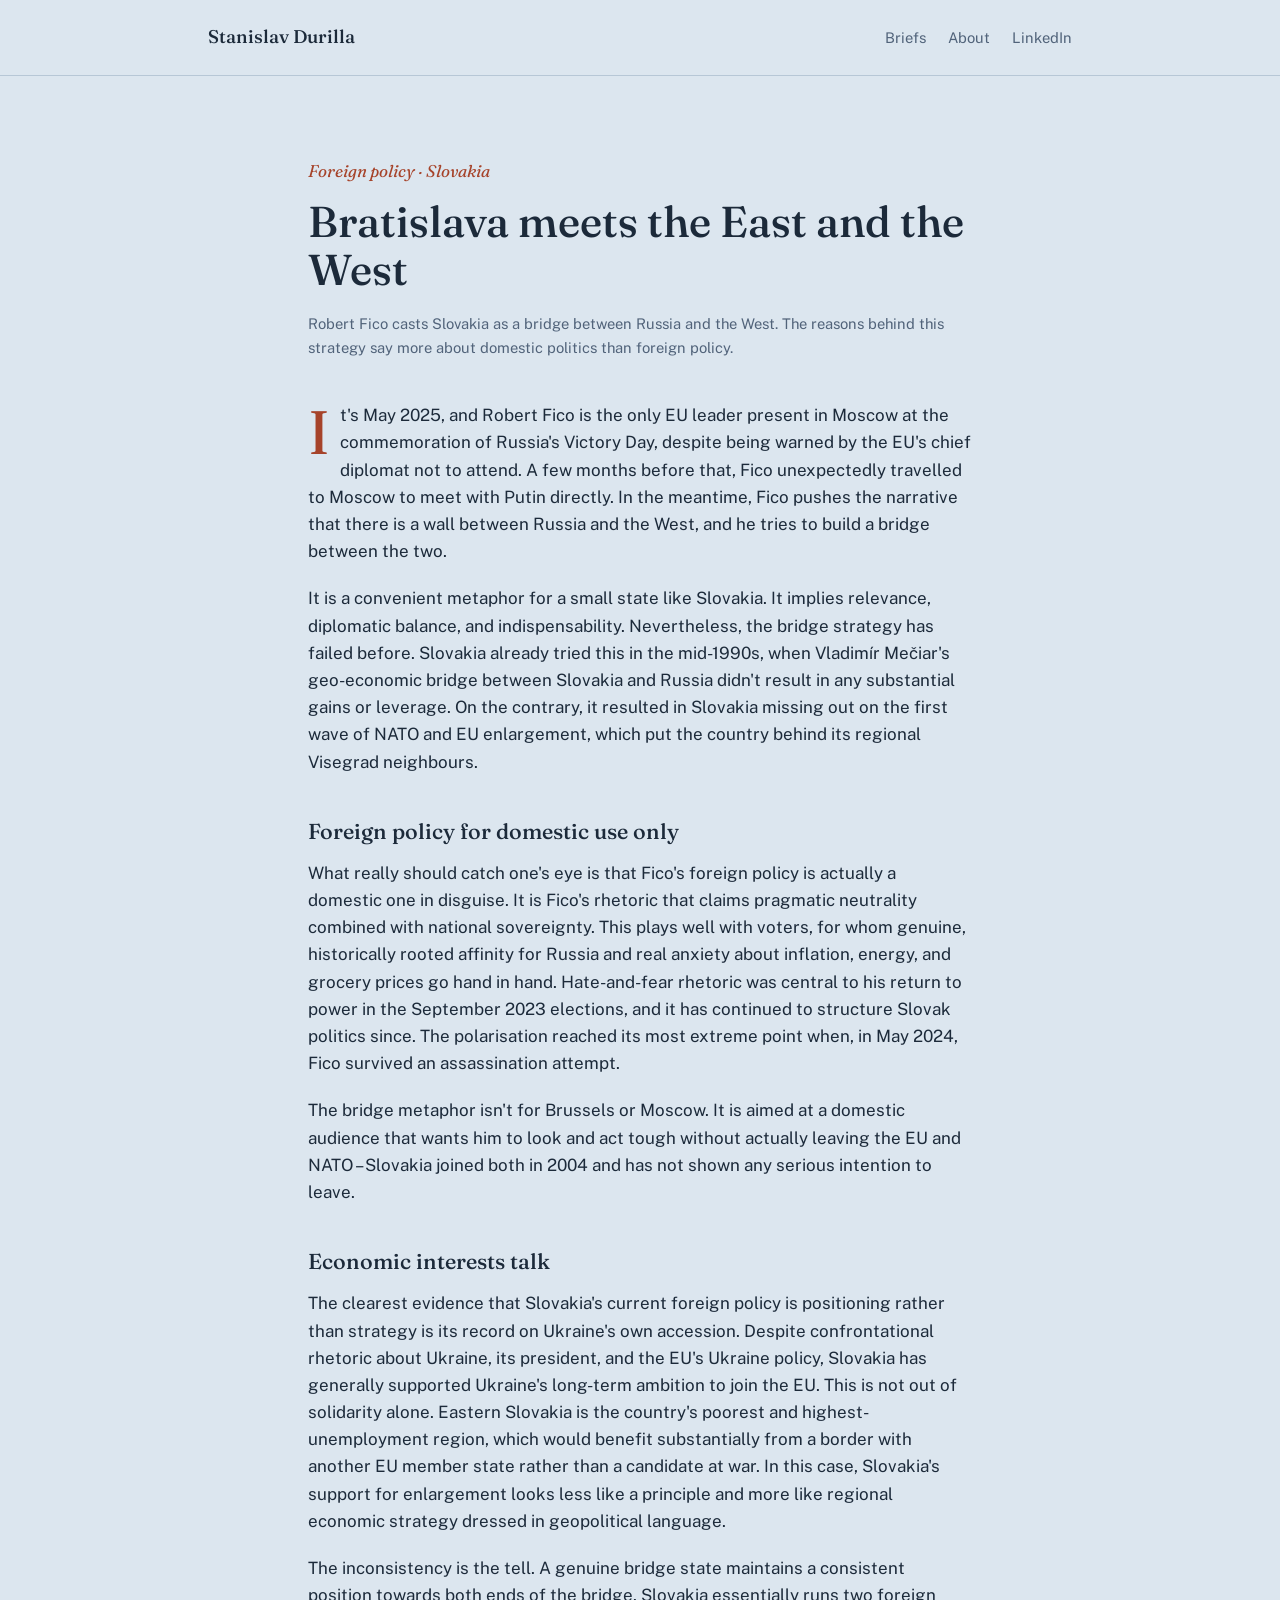
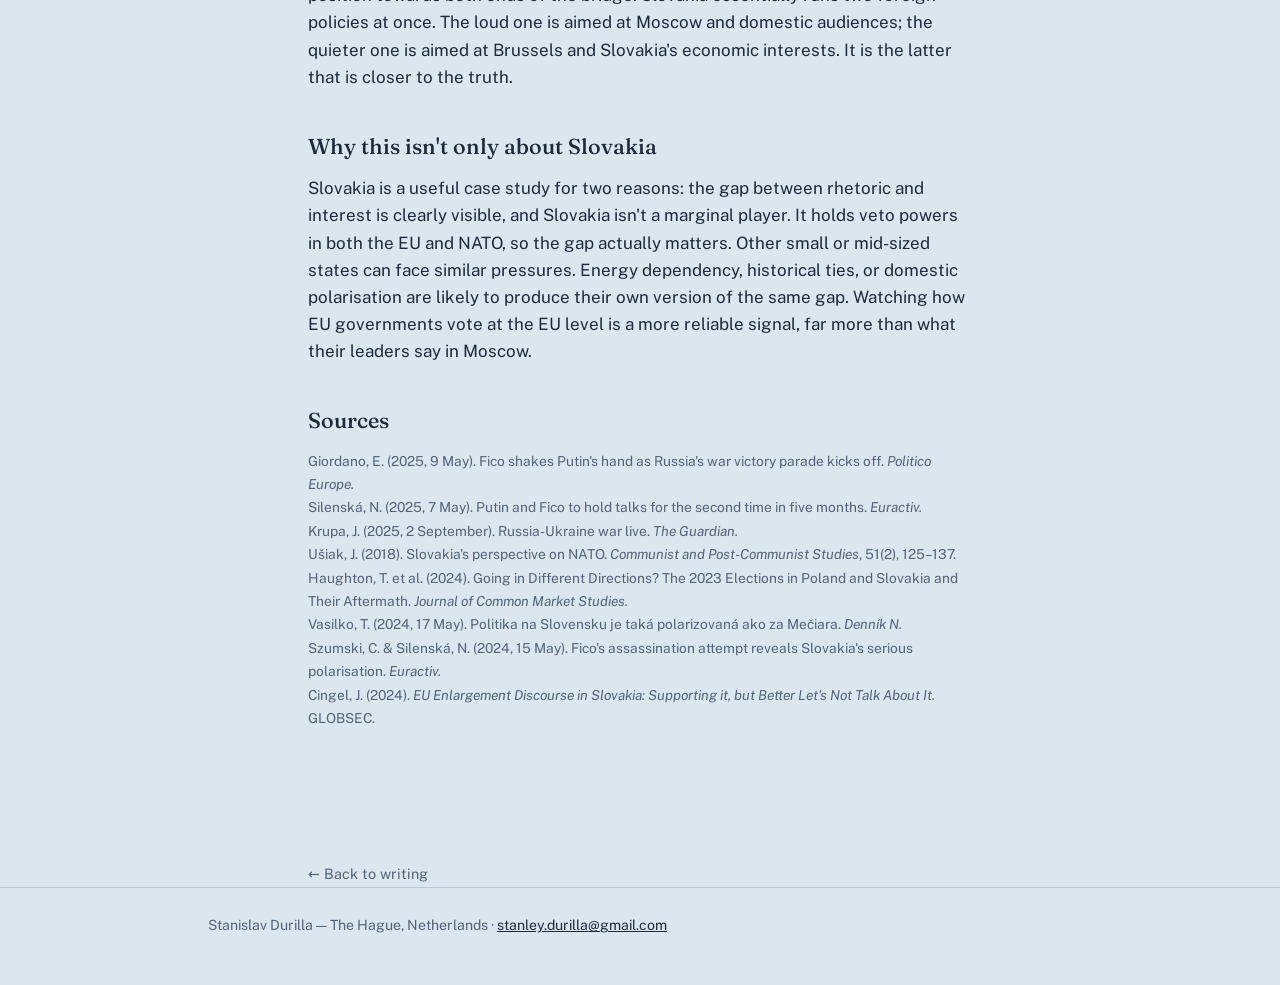
<file: articles/bridge-strategy.html>
<!DOCTYPE html>
<html lang="en">
<head>
<meta charset="UTF-8">
<meta name="viewport" content="width=device-width, initial-scale=1.0">
<title>Bratislava meets the East and the West — Stanislav Durilla</title>
<meta name="description" content="Robert Fico casts Slovakia as a bridge between Russia and the West. The reasons behind this strategy say more about domestic politics than foreign policy.">
<meta property="og:type" content="article">
<meta property="og:site_name" content="Stanislav Durilla">
<meta property="og:title" content="Bratislava meets the East and the West">
<meta property="og:description" content="Robert Fico casts Slovakia as a bridge between Russia and the West. The reasons behind this strategy say more about domestic politics than foreign policy.">
<meta property="og:url" content="https://stanislavdurilla.github.io/portfolio-/articles/bridge-strategy.html">
<meta property="og:image" content="https://stanislavdurilla.github.io/portfolio-/og-image.png">
<meta property="og:image:width" content="1200">
<meta property="og:image:height" content="630">
<meta name="twitter:card" content="summary_large_image">
<meta name="twitter:title" content="Bratislava meets the East and the West">
<meta name="twitter:description" content="Robert Fico casts Slovakia as a bridge between Russia and the West. The reasons behind this strategy say more about domestic politics than foreign policy.">
<meta name="twitter:image" content="https://stanislavdurilla.github.io/portfolio-/og-image.png">
<link rel="stylesheet" href="../style.css">
</head>
<body>

<header class="site">
  <div class="wrap">
    <a class="brand" href="../index.html">Stanislav Durilla</a>
    <nav class="site-nav">
      <a href="../index.html#dispatches">Briefs</a>
      <a href="../index.html#about">About</a>
      <a href="https://www.linkedin.com/in/stanislav-durilla-650215a8/">LinkedIn</a>
    </nav>
  </div>
</header>

<div class="article-head">
  <p class="kicker">Foreign policy · Slovakia</p>
  <h1>Bratislava meets the East and the West</h1>
  <p class="meta">Robert Fico casts Slovakia as a bridge between Russia and the West. The reasons behind this strategy say more about domestic politics than foreign policy.</p>
</div>

<article class="article-body">
<p class="drop">It's May 2025, and Robert Fico is the only EU leader present in Moscow at the commemoration of Russia's Victory Day, despite being warned by the EU's chief diplomat not to attend. A few months before that, Fico unexpectedly travelled to Moscow to meet with Putin directly. In the meantime, Fico pushes the narrative that there is a wall between Russia and the West, and he tries to build a bridge between the two.</p>

<p>It is a convenient metaphor for a small state like Slovakia. It implies relevance, diplomatic balance, and indispensability. Nevertheless, the bridge strategy has failed before. Slovakia already tried this in the mid-1990s, when Vladimír Mečiar's geo-economic bridge between Slovakia and Russia didn't result in any substantial gains or leverage. On the contrary, it resulted in Slovakia missing out on the first wave of NATO and EU enlargement, which put the country behind its regional Visegrad neighbours.</p>

<h2>Foreign policy for domestic use only</h2>
<p>What really should catch one's eye is that Fico's foreign policy is actually a domestic one in disguise. It is Fico's rhetoric that claims pragmatic neutrality combined with national sovereignty. This plays well with voters, for whom genuine, historically rooted affinity for Russia and real anxiety about inflation, energy, and grocery prices go hand in hand. Hate-and-fear rhetoric was central to his return to power in the September 2023 elections, and it has continued to structure Slovak politics since. The polarisation reached its most extreme point when, in May 2024, Fico survived an assassination attempt.</p>

<p>The bridge metaphor isn't for Brussels or Moscow. It is aimed at a domestic audience that wants him to look and act tough without actually leaving the EU and NATO – Slovakia joined both in 2004 and has not shown any serious intention to leave.</p>

<h2>Economic interests talk</h2>
<p>The clearest evidence that Slovakia's current foreign policy is positioning rather than strategy is its record on Ukraine's own accession. Despite confrontational rhetoric about Ukraine, its president, and the EU's Ukraine policy, Slovakia has generally supported Ukraine's long-term ambition to join the EU. This is not out of solidarity alone. Eastern Slovakia is the country's poorest and highest-unemployment region, which would benefit substantially from a border with another EU member state rather than a candidate at war. In this case, Slovakia's support for enlargement looks less like a principle and more like regional economic strategy dressed in geopolitical language.</p>

<p>The inconsistency is the tell. A genuine bridge state maintains a consistent position towards both ends of the bridge. Slovakia essentially runs two foreign policies at once. The loud one is aimed at Moscow and domestic audiences; the quieter one is aimed at Brussels and Slovakia's economic interests. It is the latter that is closer to the truth.</p>

<h2>Why this isn't only about Slovakia</h2>
<p>Slovakia is a useful case study for two reasons: the gap between rhetoric and interest is clearly visible, and Slovakia isn't a marginal player. It holds veto powers in both the EU and NATO, so the gap actually matters. Other small or mid-sized states can face similar pressures. Energy dependency, historical ties, or domestic polarisation are likely to produce their own version of the same gap. Watching how EU governments vote at the EU level is a more reliable signal, far more than what their leaders say in Moscow.</p>

<h2>Sources</h2>
<p class="sources">Giordano, E. (2025, 9 May). Fico shakes Putin's hand as Russia's war victory parade kicks off. <em>Politico Europe.</em><br>
Silenská, N. (2025, 7 May). Putin and Fico to hold talks for the second time in five months. <em>Euractiv.</em><br>
Krupa, J. (2025, 2 September). Russia-Ukraine war live. <em>The Guardian.</em><br>
Ušiak, J. (2018). Slovakia's perspective on NATO. <em>Communist and Post-Communist Studies</em>, 51(2), 125–137.<br>
Haughton, T. et al. (2024). Going in Different Directions? The 2023 Elections in Poland and Slovakia and Their Aftermath. <em>Journal of Common Market Studies.</em><br>
Vasilko, T. (2024, 17 May). Politika na Slovensku je taká polarizovaná ako za Mečiara. <em>Denník N.</em><br>
Szumski, C. &amp; Silenská, N. (2024, 15 May). Fico's assassination attempt reveals Slovakia's serious polarisation. <em>Euractiv.</em><br>
Cingel, J. (2024). <em>EU Enlargement Discourse in Slovakia: Supporting it, but Better Let's Not Talk About It.</em> GLOBSEC.</p>
</article>

<div class="back-link-wrap">
  <a class="back-link" href="../index.html#dispatches">← Back to writing</a>
</div>

<footer class="site">
  <div class="wrap">
    Stanislav Durilla — The Hague, Netherlands · <a href="mailto:stanley.durilla@gmail.com">stanley.durilla@gmail.com</a>
  </div>
</footer>

</body>
</html>
</file>
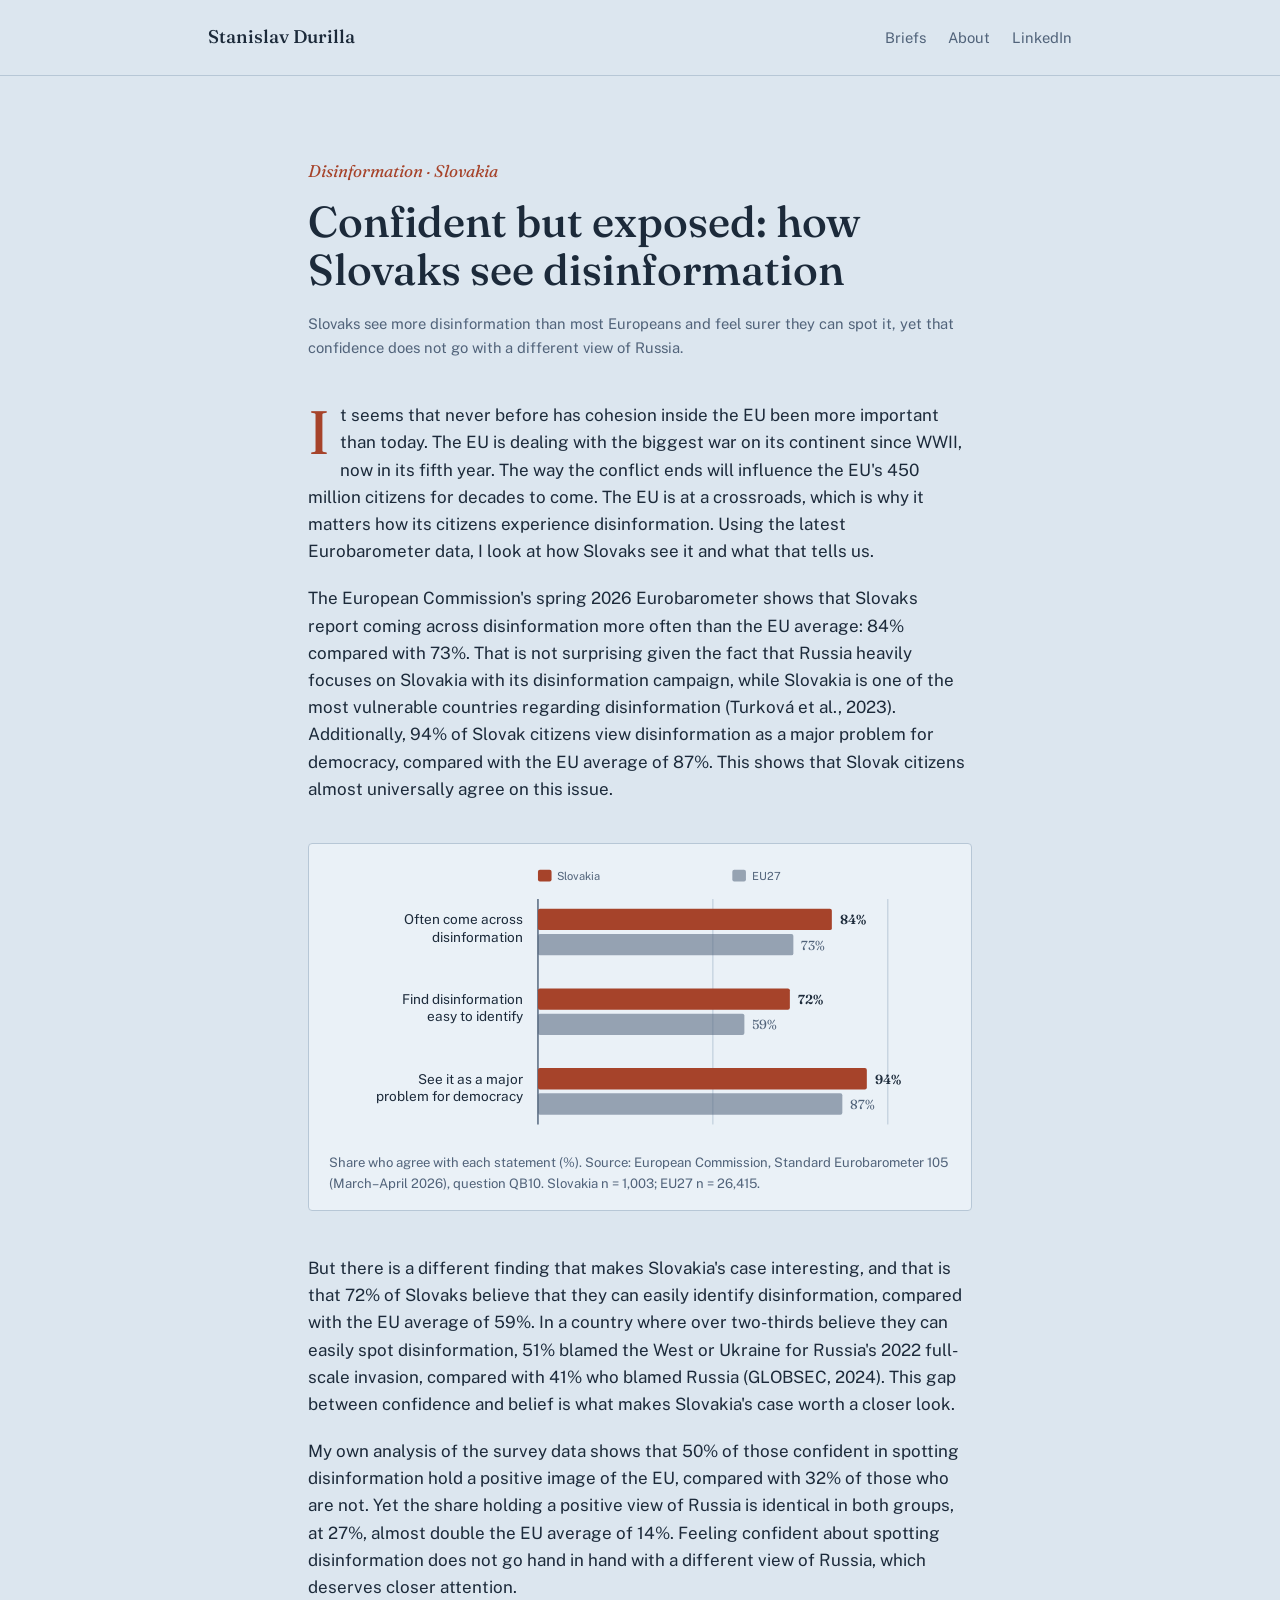
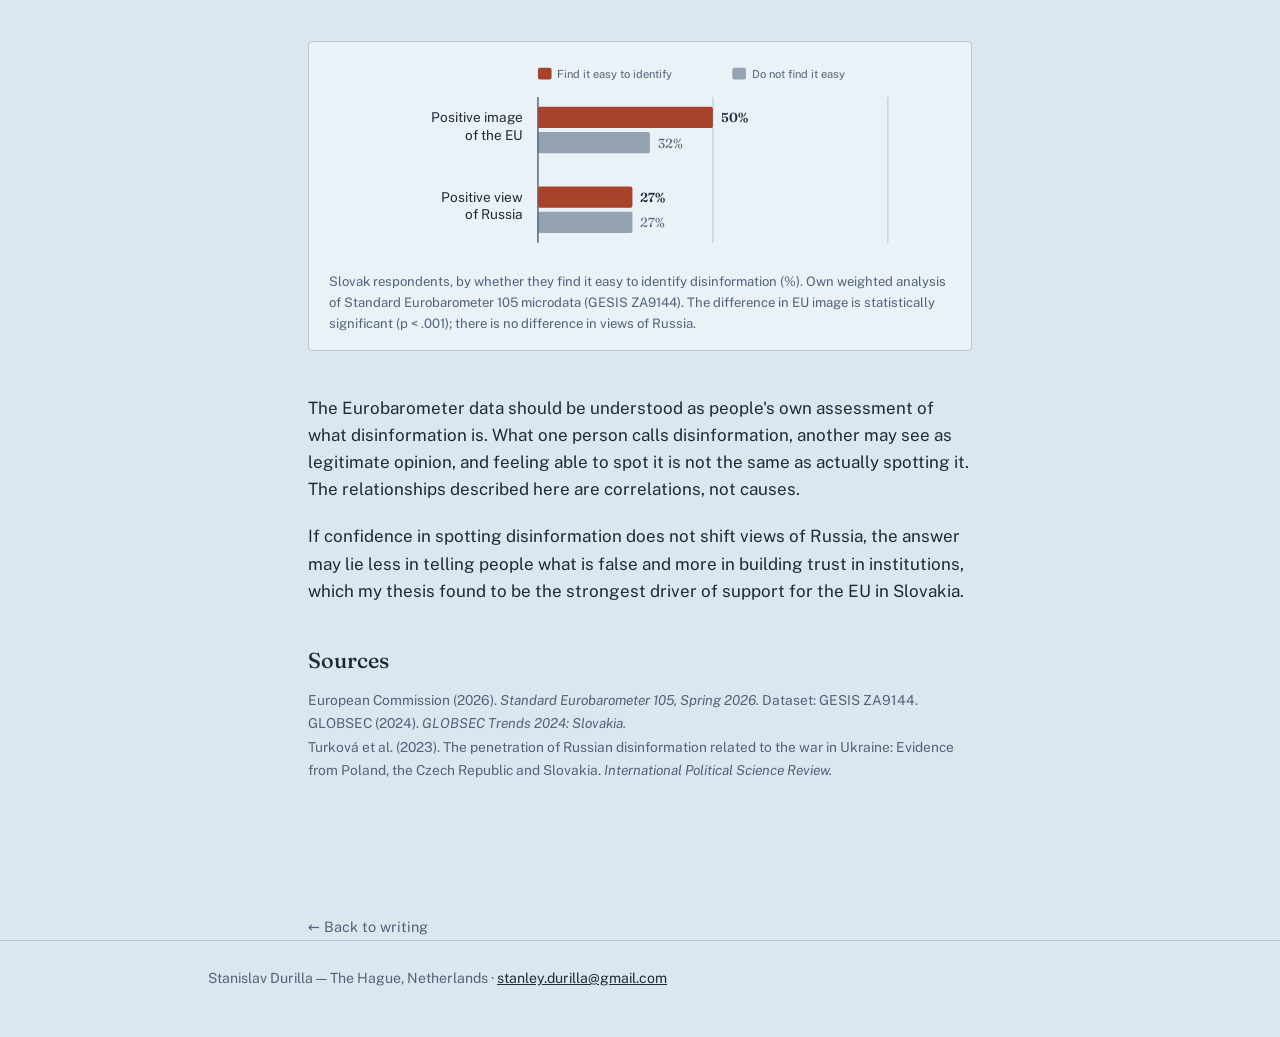
<file: articles/disinformation-confidence.html>
<!DOCTYPE html>
<html lang="en">
<head>
<meta charset="UTF-8">
<meta name="viewport" content="width=device-width, initial-scale=1.0">
<title>Confident but exposed: how Slovaks see disinformation — Stanislav Durilla</title>
<meta name="description" content="Slovaks see more disinformation than most Europeans and feel surer they can spot it, yet that confidence does not go with a different view of Russia.">
<meta property="og:type" content="article">
<meta property="og:site_name" content="Stanislav Durilla">
<meta property="og:title" content="Confident but exposed: how Slovaks see disinformation">
<meta property="og:description" content="Slovaks see more disinformation than most Europeans and feel surer they can spot it, yet that confidence does not go with a different view of Russia.">
<meta property="og:url" content="https://stanislavdurilla.github.io/portfolio-/articles/disinformation-confidence.html">
<meta property="og:image" content="https://stanislavdurilla.github.io/portfolio-/og-image.png">
<meta property="og:image:width" content="1200">
<meta property="og:image:height" content="630">
<meta name="twitter:card" content="summary_large_image">
<meta name="twitter:title" content="Confident but exposed: how Slovaks see disinformation">
<meta name="twitter:description" content="Slovaks see more disinformation than most Europeans and feel surer they can spot it, yet that confidence does not go with a different view of Russia.">
<meta name="twitter:image" content="https://stanislavdurilla.github.io/portfolio-/og-image.png">
<link rel="stylesheet" href="../style.css">
</head>
<body>

<header class="site">
  <div class="wrap">
    <a class="brand" href="../index.html">Stanislav Durilla</a>
    <nav class="site-nav">
      <a href="../index.html#dispatches">Briefs</a>
      <a href="../index.html#about">About</a>
      <a href="https://www.linkedin.com/in/stanislav-durilla-650215a8/">LinkedIn</a>
    </nav>
  </div>
</header>

<div class="article-head">
  <p class="kicker">Disinformation · Slovakia</p>
  <h1>Confident but exposed: how Slovaks see disinformation</h1>
  <p class="meta">Slovaks see more disinformation than most Europeans and feel surer they can spot it, yet that confidence does not go with a different view of Russia.</p>
</div>

<article class="article-body">
<p class="drop">It seems that never before has cohesion inside the EU been more important than today. The EU is dealing with the biggest war on its continent since WWII, now in its fifth year. The way the conflict ends will influence the EU's 450 million citizens for decades to come. The EU is at a crossroads, which is why it matters how its citizens experience disinformation. Using the latest Eurobarometer data, I look at how Slovaks see it and what that tells us.</p>

<p>The European Commission's spring 2026 Eurobarometer shows that Slovaks report coming across disinformation more often than the EU average: 84% compared with 73%. That is not surprising given the fact that Russia heavily focuses on Slovakia with its disinformation campaign, while Slovakia is one of the most vulnerable countries regarding disinformation (Turková et al., 2023). Additionally, 94% of Slovak citizens view disinformation as a major problem for democracy, compared with the EU average of 87%. This shows that Slovak citizens almost universally agree on this issue.</p>

<figure class="chart-figure">
<svg viewBox="0 0 640 282" xmlns="http://www.w3.org/2000/svg" role="img" aria-label="Bar chart. Often come across disinformation: Slovakia 84%, EU27 73%. Find it easy to identify: Slovakia 72%, EU27 59%. See it as a major problem for democracy: Slovakia 94%, EU27 87%.">
<style>
  .chart-label { font-family: 'Public Sans', system-ui, sans-serif; fill: var(--ink); font-size: 14px; }
  .chart-sub { font-family: 'Public Sans', system-ui, sans-serif; fill: var(--muted); font-size: 11.5px; }
  .chart-value { font-family: 'Fraunces', Georgia, serif; fill: var(--ink); font-size: 13.5px; font-weight: 600; }
  .chart-value-b { font-family: 'Fraunces', Georgia, serif; fill: var(--muted); font-size: 13.5px; }
  .bar-a { fill: var(--seal); }
  .bar-b { fill: var(--muted); opacity: 0.55; }
  .gridline { stroke: var(--rule); stroke-width: 1; }
  .baseline { stroke: var(--muted); stroke-width: 1.5; }
</style>
<rect class="bar-a" x="215" y="6" width="14" height="12" rx="2"/><text class="chart-sub" x="235" y="16">Slovakia</text>
<rect class="bar-b" x="415" y="6" width="14" height="12" rx="2"/><text class="chart-sub" x="435" y="16">EU27</text>
<line class="gridline" x1="395.0" y1="36" x2="395.0" y2="268"/>
<line class="gridline" x1="575.0" y1="36" x2="575.0" y2="268"/>
<line class="baseline" x1="215" y1="36" x2="215" y2="268"/>
<text class="chart-label" x="200" y="62" text-anchor="end">Often come across</text>
<text class="chart-label" x="200" y="80" text-anchor="end">disinformation</text>
<rect class="bar-a" x="215" y="46" width="302.4" height="22" rx="2"/><text class="chart-value" x="525.4" y="62">84%</text>
<rect class="bar-b" x="215" y="72" width="262.8" height="22" rx="2"/><text class="chart-value-b" x="485.8" y="88">73%</text>
<text class="chart-label" x="200" y="144" text-anchor="end">Find disinformation</text>
<text class="chart-label" x="200" y="162" text-anchor="end">easy to identify</text>
<rect class="bar-a" x="215" y="128" width="259.2" height="22" rx="2"/><text class="chart-value" x="482.2" y="144">72%</text>
<rect class="bar-b" x="215" y="154" width="212.4" height="22" rx="2"/><text class="chart-value-b" x="435.4" y="170">59%</text>
<text class="chart-label" x="200" y="226" text-anchor="end">See it as a major</text>
<text class="chart-label" x="200" y="244" text-anchor="end">problem for democracy</text>
<rect class="bar-a" x="215" y="210" width="338.4" height="22" rx="2"/><text class="chart-value" x="561.4" y="226">94%</text>
<rect class="bar-b" x="215" y="236" width="313.2" height="22" rx="2"/><text class="chart-value-b" x="536.2" y="252">87%</text>
</svg>
<figcaption class="chart-caption">Share who agree with each statement (%). Source: European Commission, Standard Eurobarometer 105 (March–April 2026), question QB10. Slovakia n = 1,003; EU27 n = 26,415.</figcaption>
</figure>

<p>But there is a different finding that makes Slovakia's case interesting, and that is that 72% of Slovaks believe that they can easily identify disinformation, compared with the EU average of 59%. In a country where over two-thirds believe they can easily spot disinformation, 51% blamed the West or Ukraine for Russia's 2022 full-scale invasion, compared with 41% who blamed Russia (GLOBSEC, 2024). This gap between confidence and belief is what makes Slovakia's case worth a closer look.</p>

<p>My own analysis of the survey data shows that 50% of those confident in spotting disinformation hold a positive image of the EU, compared with 32% of those who are not. Yet the share holding a positive view of Russia is identical in both groups, at 27%, almost double the EU average of 14%. Feeling confident about spotting disinformation does not go hand in hand with a different view of Russia, which deserves closer attention.</p>

<figure class="chart-figure">
<svg viewBox="0 0 640 200" xmlns="http://www.w3.org/2000/svg" role="img" aria-label="Bar chart of Slovak respondents by confidence in identifying disinformation. Positive image of the EU: 50% among the confident, 32% among the others. Positive view of Russia: 27% in both groups.">
<style>
  .chart-label { font-family: 'Public Sans', system-ui, sans-serif; fill: var(--ink); font-size: 14px; }
  .chart-sub { font-family: 'Public Sans', system-ui, sans-serif; fill: var(--muted); font-size: 11.5px; }
  .chart-value { font-family: 'Fraunces', Georgia, serif; fill: var(--ink); font-size: 13.5px; font-weight: 600; }
  .chart-value-b { font-family: 'Fraunces', Georgia, serif; fill: var(--muted); font-size: 13.5px; }
  .bar-a { fill: var(--seal); }
  .bar-b { fill: var(--muted); opacity: 0.55; }
  .gridline { stroke: var(--rule); stroke-width: 1; }
  .baseline { stroke: var(--muted); stroke-width: 1.5; }
</style>
<rect class="bar-a" x="215" y="6" width="14" height="12" rx="2"/><text class="chart-sub" x="235" y="16">Find it easy to identify</text>
<rect class="bar-b" x="415" y="6" width="14" height="12" rx="2"/><text class="chart-sub" x="435" y="16">Do not find it easy</text>
<line class="gridline" x1="395.0" y1="36" x2="395.0" y2="186"/>
<line class="gridline" x1="575.0" y1="36" x2="575.0" y2="186"/>
<line class="baseline" x1="215" y1="36" x2="215" y2="186"/>
<text class="chart-label" x="200" y="62" text-anchor="end">Positive image</text>
<text class="chart-label" x="200" y="80" text-anchor="end">of the EU</text>
<rect class="bar-a" x="215" y="46" width="180.0" height="22" rx="2"/><text class="chart-value" x="403.0" y="62">50%</text>
<rect class="bar-b" x="215" y="72" width="115.2" height="22" rx="2"/><text class="chart-value-b" x="338.2" y="88">32%</text>
<text class="chart-label" x="200" y="144" text-anchor="end">Positive view</text>
<text class="chart-label" x="200" y="162" text-anchor="end">of Russia</text>
<rect class="bar-a" x="215" y="128" width="97.2" height="22" rx="2"/><text class="chart-value" x="320.2" y="144">27%</text>
<rect class="bar-b" x="215" y="154" width="97.2" height="22" rx="2"/><text class="chart-value-b" x="320.2" y="170">27%</text>
</svg>
<figcaption class="chart-caption">Slovak respondents, by whether they find it easy to identify disinformation (%). Own weighted analysis of Standard Eurobarometer 105 microdata (GESIS ZA9144). The difference in EU image is statistically significant (p &lt; .001); there is no difference in views of Russia.</figcaption>
</figure>

<p>The Eurobarometer data should be understood as people's own assessment of what disinformation is. What one person calls disinformation, another may see as legitimate opinion, and feeling able to spot it is not the same as actually spotting it. The relationships described here are correlations, not causes.</p>

<p>If confidence in spotting disinformation does not shift views of Russia, the answer may lie less in telling people what is false and more in building trust in institutions, which my thesis found to be the strongest driver of support for the EU in Slovakia.</p>

<h2>Sources</h2>
<p class="sources">European Commission (2026). <em>Standard Eurobarometer 105, Spring 2026.</em> Dataset: GESIS ZA9144.<br>
GLOBSEC (2024). <em>GLOBSEC Trends 2024: Slovakia.</em><br>
Turková et al. (2023). The penetration of Russian disinformation related to the war in Ukraine: Evidence from Poland, the Czech Republic and Slovakia. <em>International Political Science Review.</em></p>
</article>

<div class="back-link-wrap">
  <a class="back-link" href="../index.html#dispatches">← Back to writing</a>
</div>

<footer class="site">
  <div class="wrap">
    Stanislav Durilla — The Hague, Netherlands · <a href="mailto:stanley.durilla@gmail.com">stanley.durilla@gmail.com</a>
  </div>
</footer>

</body>
</html>
</file>
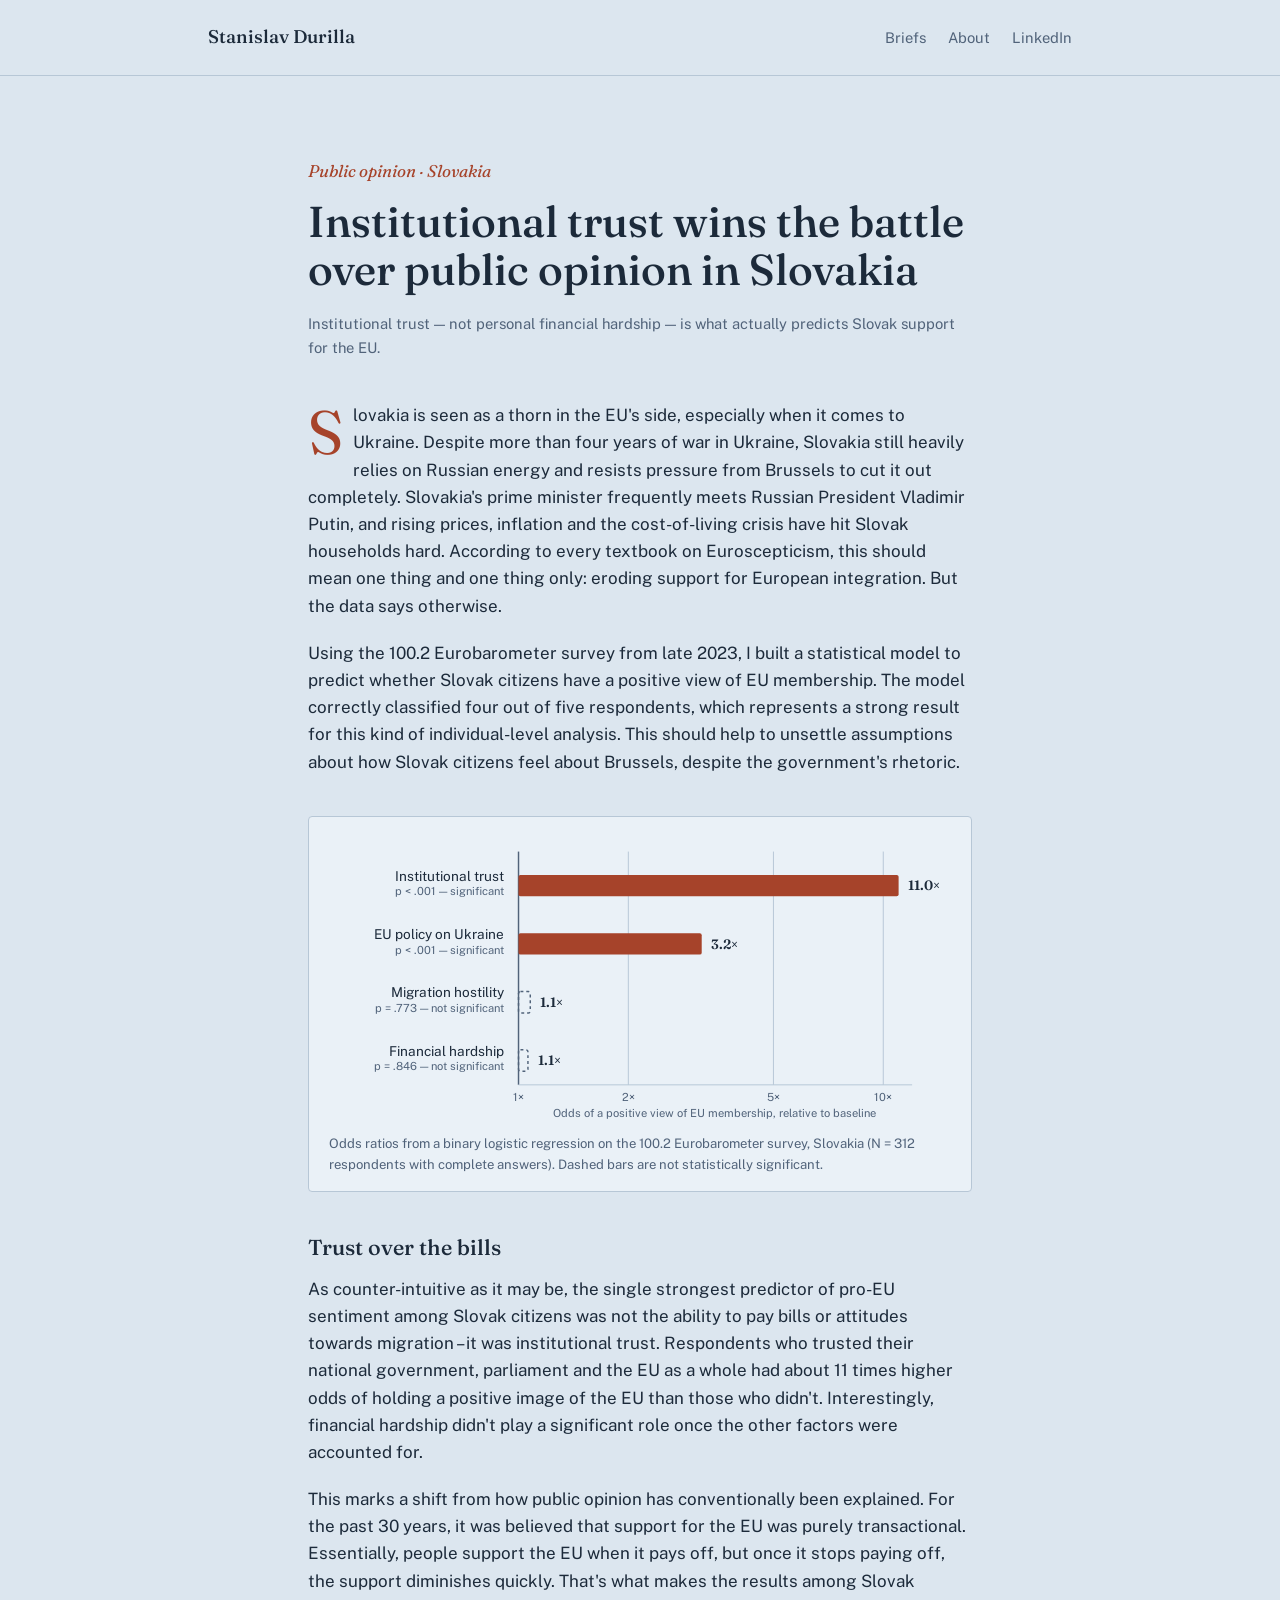
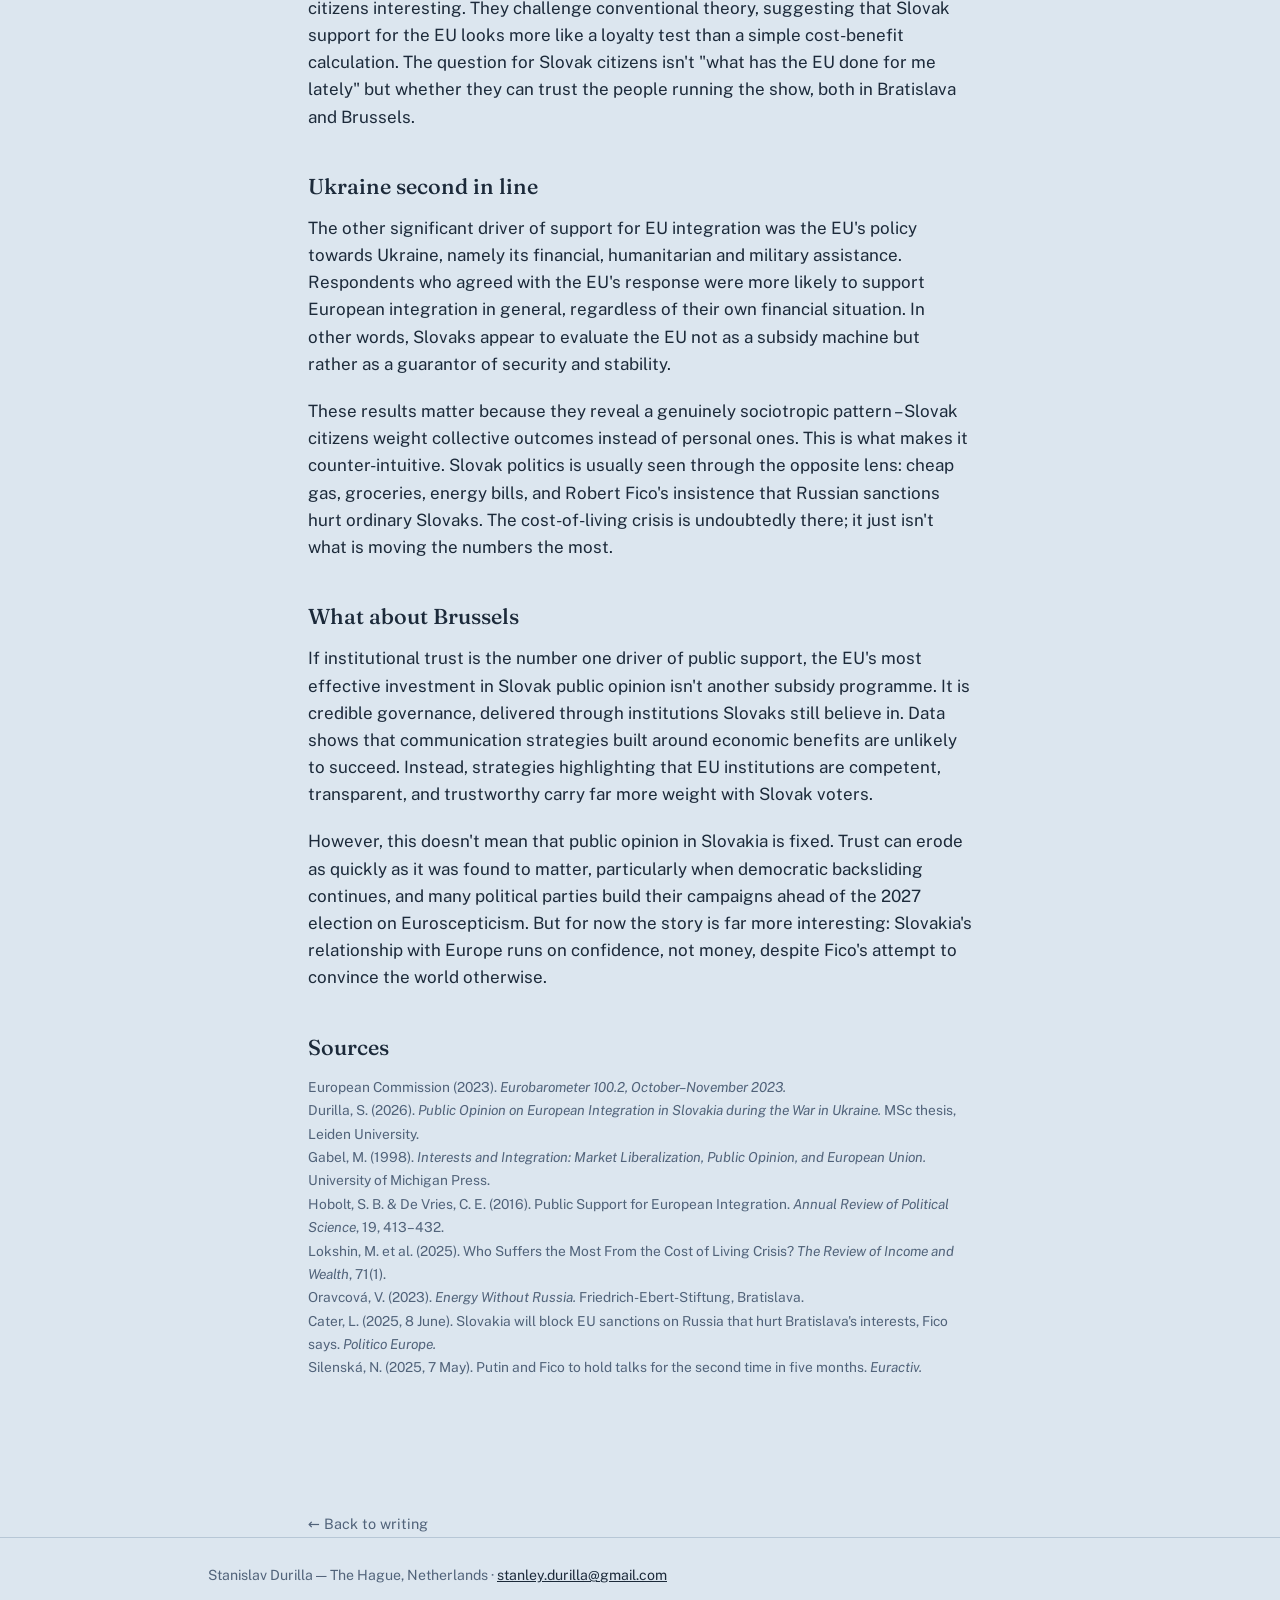
<file: articles/institutional-trust.html>
<!DOCTYPE html>
<html lang="en">
<head>
<meta charset="UTF-8">
<meta name="viewport" content="width=device-width, initial-scale=1.0">
<title>Institutional trust wins the battle over public opinion in Slovakia — Stanislav Durilla</title>
<meta name="description" content="Institutional trust — not personal financial hardship — is what actually predicts Slovak support for the EU.">
<meta property="og:type" content="article">
<meta property="og:site_name" content="Stanislav Durilla">
<meta property="og:title" content="Institutional trust wins the battle over public opinion in Slovakia">
<meta property="og:description" content="Institutional trust — not personal financial hardship — is what actually predicts Slovak support for the EU.">
<meta property="og:url" content="https://stanislavdurilla.github.io/portfolio-/articles/institutional-trust.html">
<meta property="og:image" content="https://stanislavdurilla.github.io/portfolio-/og-image.png">
<meta property="og:image:width" content="1200">
<meta property="og:image:height" content="630">
<meta name="twitter:card" content="summary_large_image">
<meta name="twitter:title" content="Institutional trust wins the battle over public opinion in Slovakia">
<meta name="twitter:description" content="Institutional trust — not personal financial hardship — is what actually predicts Slovak support for the EU.">
<meta name="twitter:image" content="https://stanislavdurilla.github.io/portfolio-/og-image.png">
<link rel="stylesheet" href="../style.css">
</head>
<body>

<header class="site">
  <div class="wrap">
    <a class="brand" href="../index.html">Stanislav Durilla</a>
    <nav class="site-nav">
      <a href="../index.html#dispatches">Briefs</a>
      <a href="../index.html#about">About</a>
      <a href="https://www.linkedin.com/in/stanislav-durilla-650215a8/">LinkedIn</a>
    </nav>
  </div>
</header>

<div class="article-head">
  <p class="kicker">Public opinion · Slovakia</p>
  <h1>Institutional trust wins the battle over public opinion in Slovakia</h1>
  <p class="meta">Institutional trust — not personal financial hardship — is what actually predicts Slovak support for the EU.</p>
</div>

<article class="article-body">
<p class="drop">Slovakia is seen as a thorn in the EU's side, especially when it comes to Ukraine. Despite more than four years of war in Ukraine, Slovakia still heavily relies on Russian energy and resists pressure from Brussels to cut it out completely. Slovakia's prime minister frequently meets Russian President Vladimir Putin, and rising prices, inflation and the cost-of-living crisis have hit Slovak households hard. According to every textbook on Euroscepticism, this should mean one thing and one thing only: eroding support for European integration. But the data says otherwise.</p>

<p>Using the 100.2 Eurobarometer survey from late 2023, I built a statistical model to predict whether Slovak citizens have a positive view of EU membership. The model correctly classified four out of five respondents, which represents a strong result for this kind of individual-level analysis. This should help to unsettle assumptions about how Slovak citizens feel about Brussels, despite the government's rhetoric.</p>

<figure class="chart-figure">
<svg viewBox="0 0 640 290" xmlns="http://www.w3.org/2000/svg" role="img" aria-label="Bar chart showing odds ratios for four predictors of EU support in Slovakia. Institutional trust: 11.0 times more likely, significant. EU policy on Ukraine: 3.2 times more likely, significant. Migration hostility: 1.1 times, not significant. Financial hardship: 1.1 times, not significant.">
<style>
  .chart-label { font-family: 'Public Sans', system-ui, sans-serif; fill: var(--ink); font-size: 14px; }
  .chart-sub { font-family: 'Public Sans', system-ui, sans-serif; fill: var(--muted); font-size: 11.5px; }
  .chart-value { font-family: 'Fraunces', Georgia, serif; fill: var(--ink); font-size: 14px; font-weight: 600; }
  .chart-axis-label { font-family: 'Public Sans', system-ui, sans-serif; fill: var(--muted); font-size: 11.5px; }
  .bar-sig { fill: var(--seal); }
  .bar-ns { fill: none; stroke: var(--muted); stroke-width: 1.5; stroke-dasharray: 3 3; }
  .gridline { stroke: var(--rule); stroke-width: 1; }
  .baseline { stroke: var(--muted); stroke-width: 1.5; }
</style>

<!-- gridlines -->
<line class="gridline" x1="308" y1="15" x2="308" y2="255"/>
<line class="gridline" x1="457.3" y1="15" x2="457.3" y2="255"/>
<line class="gridline" x1="570.3" y1="15" x2="570.3" y2="255"/>
<line class="baseline" x1="195" y1="15" x2="195" y2="255"/>

<!-- row 1: Institutional trust -->
<text class="chart-label" x="180" y="45" text-anchor="end">Institutional trust</text>
<text class="chart-sub" x="180" y="60" text-anchor="end">p &lt; .001 — significant</text>
<rect class="bar-sig" x="195" y="39" width="391.1" height="22" rx="2"/>
<text class="chart-value" x="596" y="55">11.0×</text>

<!-- row 2: EU policy on Ukraine -->
<text class="chart-label" x="180" y="105" text-anchor="end">EU policy on Ukraine</text>
<text class="chart-sub" x="180" y="120" text-anchor="end">p &lt; .001 — significant</text>
<rect class="bar-sig" x="195" y="99" width="188.5" height="22" rx="2"/>
<text class="chart-value" x="393" y="115">3.2×</text>

<!-- row 3: Migration hostility -->
<text class="chart-label" x="180" y="165" text-anchor="end">Migration hostility</text>
<text class="chart-sub" x="180" y="180" text-anchor="end">p = .773 — not significant</text>
<rect class="bar-ns" x="195" y="159" width="12.1" height="22" rx="2"/>
<text class="chart-value" x="217" y="175">1.1×</text>

<!-- row 4: Financial hardship -->
<text class="chart-label" x="180" y="225" text-anchor="end">Financial hardship</text>
<text class="chart-sub" x="180" y="240" text-anchor="end">p = .846 — not significant</text>
<rect class="bar-ns" x="195" y="219" width="9.7" height="22" rx="2"/>
<text class="chart-value" x="215" y="235">1.1×</text>

<!-- axis -->
<line class="gridline" x1="195" y1="255" x2="600" y2="255"/>
<text class="chart-axis-label" x="195" y="272" text-anchor="middle">1×</text>
<text class="chart-axis-label" x="308" y="272" text-anchor="middle">2×</text>
<text class="chart-axis-label" x="457.3" y="272" text-anchor="middle">5×</text>
<text class="chart-axis-label" x="570.3" y="272" text-anchor="middle">10×</text>
<text class="chart-axis-label" x="397" y="288" text-anchor="middle">Odds of a positive view of EU membership, relative to baseline</text>
</svg>
<figcaption class="chart-caption">Odds ratios from a binary logistic regression on the 100.2 Eurobarometer survey, Slovakia (N = 312 respondents with complete answers). Dashed bars are not statistically significant.</figcaption>
</figure>

<h2>Trust over the bills</h2>
<p>As counter-intuitive as it may be, the single strongest predictor of pro-EU sentiment among Slovak citizens was not the ability to pay bills or attitudes towards migration – it was institutional trust. Respondents who trusted their national government, parliament and the EU as a whole had about 11 times higher odds of holding a positive image of the EU than those who didn't. Interestingly, financial hardship didn't play a significant role once the other factors were accounted for.</p>

<p>This marks a shift from how public opinion has conventionally been explained. For the past 30 years, it was believed that support for the EU was purely transactional. Essentially, people support the EU when it pays off, but once it stops paying off, the support diminishes quickly. That's what makes the results among Slovak citizens interesting. They challenge conventional theory, suggesting that Slovak support for the EU looks more like a loyalty test than a simple cost-benefit calculation. The question for Slovak citizens isn't "what has the EU done for me lately" but whether they can trust the people running the show, both in Bratislava and Brussels.</p>

<h2>Ukraine second in line</h2>
<p>The other significant driver of support for EU integration was the EU's policy towards Ukraine, namely its financial, humanitarian and military assistance. Respondents who agreed with the EU's response were more likely to support European integration in general, regardless of their own financial situation. In other words, Slovaks appear to evaluate the EU not as a subsidy machine but rather as a guarantor of security and stability.</p>

<p>These results matter because they reveal a genuinely sociotropic pattern – Slovak citizens weight collective outcomes instead of personal ones. This is what makes it counter-intuitive. Slovak politics is usually seen through the opposite lens: cheap gas, groceries, energy bills, and Robert Fico's insistence that Russian sanctions hurt ordinary Slovaks. The cost-of-living crisis is undoubtedly there; it just isn't what is moving the numbers the most.</p>

<h2>What about Brussels</h2>
<p>If institutional trust is the number one driver of public support, the EU's most effective investment in Slovak public opinion isn't another subsidy programme. It is credible governance, delivered through institutions Slovaks still believe in. Data shows that communication strategies built around economic benefits are unlikely to succeed. Instead, strategies highlighting that EU institutions are competent, transparent, and trustworthy carry far more weight with Slovak voters.</p>

<p>However, this doesn't mean that public opinion in Slovakia is fixed. Trust can erode as quickly as it was found to matter, particularly when democratic backsliding continues, and many political parties build their campaigns ahead of the 2027 election on Euroscepticism. But for now the story is far more interesting: Slovakia's relationship with Europe runs on confidence, not money, despite Fico's attempt to convince the world otherwise.</p>

<h2>Sources</h2>
<p class="sources">European Commission (2023). <em>Eurobarometer 100.2, October–November 2023.</em><br>
Durilla, S. (2026). <em>Public Opinion on European Integration in Slovakia during the War in Ukraine.</em> MSc thesis, Leiden University.<br>
Gabel, M. (1998). <em>Interests and Integration: Market Liberalization, Public Opinion, and European Union.</em> University of Michigan Press.<br>
Hobolt, S. B. &amp; De Vries, C. E. (2016). Public Support for European Integration. <em>Annual Review of Political Science</em>, 19, 413–432.<br>
Lokshin, M. et al. (2025). Who Suffers the Most From the Cost of Living Crisis? <em>The Review of Income and Wealth</em>, 71(1).<br>
Oravcová, V. (2023). <em>Energy Without Russia.</em> Friedrich-Ebert-Stiftung, Bratislava.<br>
Cater, L. (2025, 8 June). Slovakia will block EU sanctions on Russia that hurt Bratislava's interests, Fico says. <em>Politico Europe.</em><br>
Silenská, N. (2025, 7 May). Putin and Fico to hold talks for the second time in five months. <em>Euractiv.</em></p>
</article>

<div class="back-link-wrap">
  <a class="back-link" href="../index.html#dispatches">← Back to writing</a>
</div>

<footer class="site">
  <div class="wrap">
    Stanislav Durilla — The Hague, Netherlands · <a href="mailto:stanley.durilla@gmail.com">stanley.durilla@gmail.com</a>
  </div>
</footer>

</body>
</html>
</file>
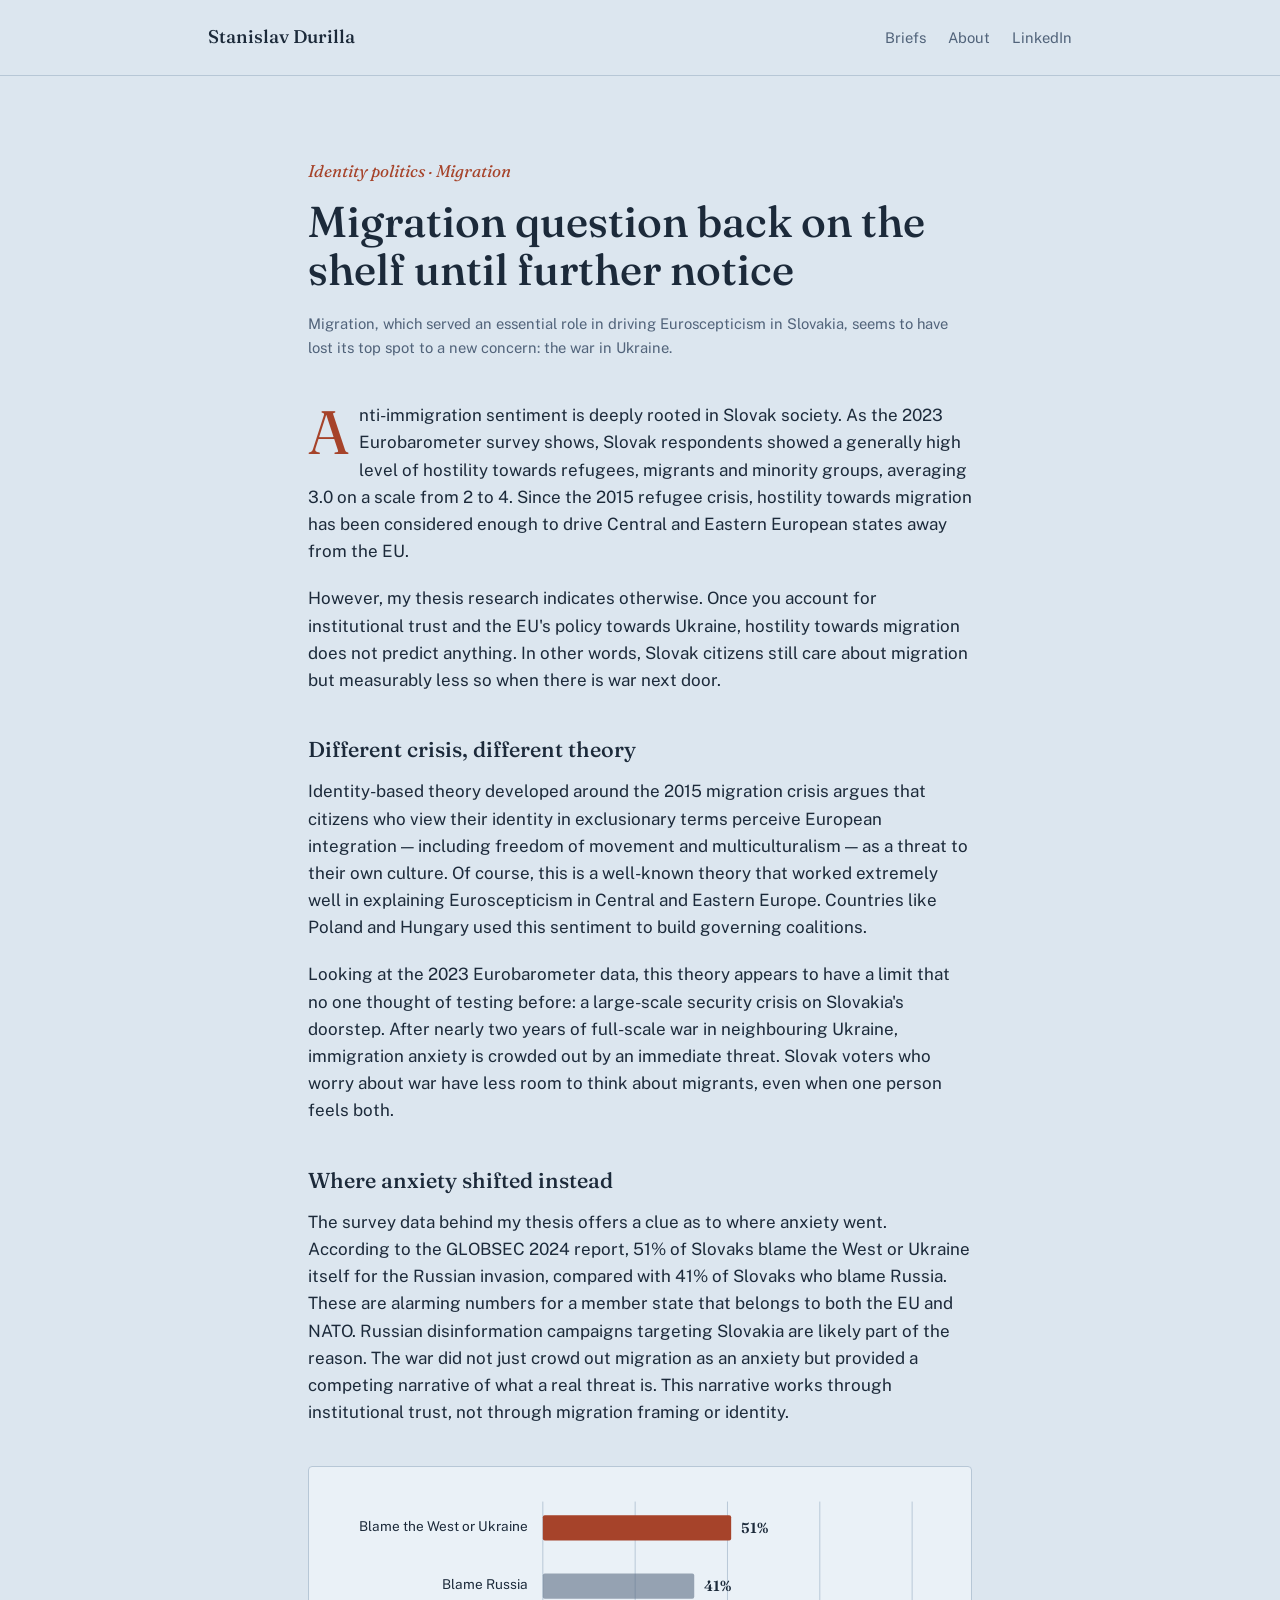
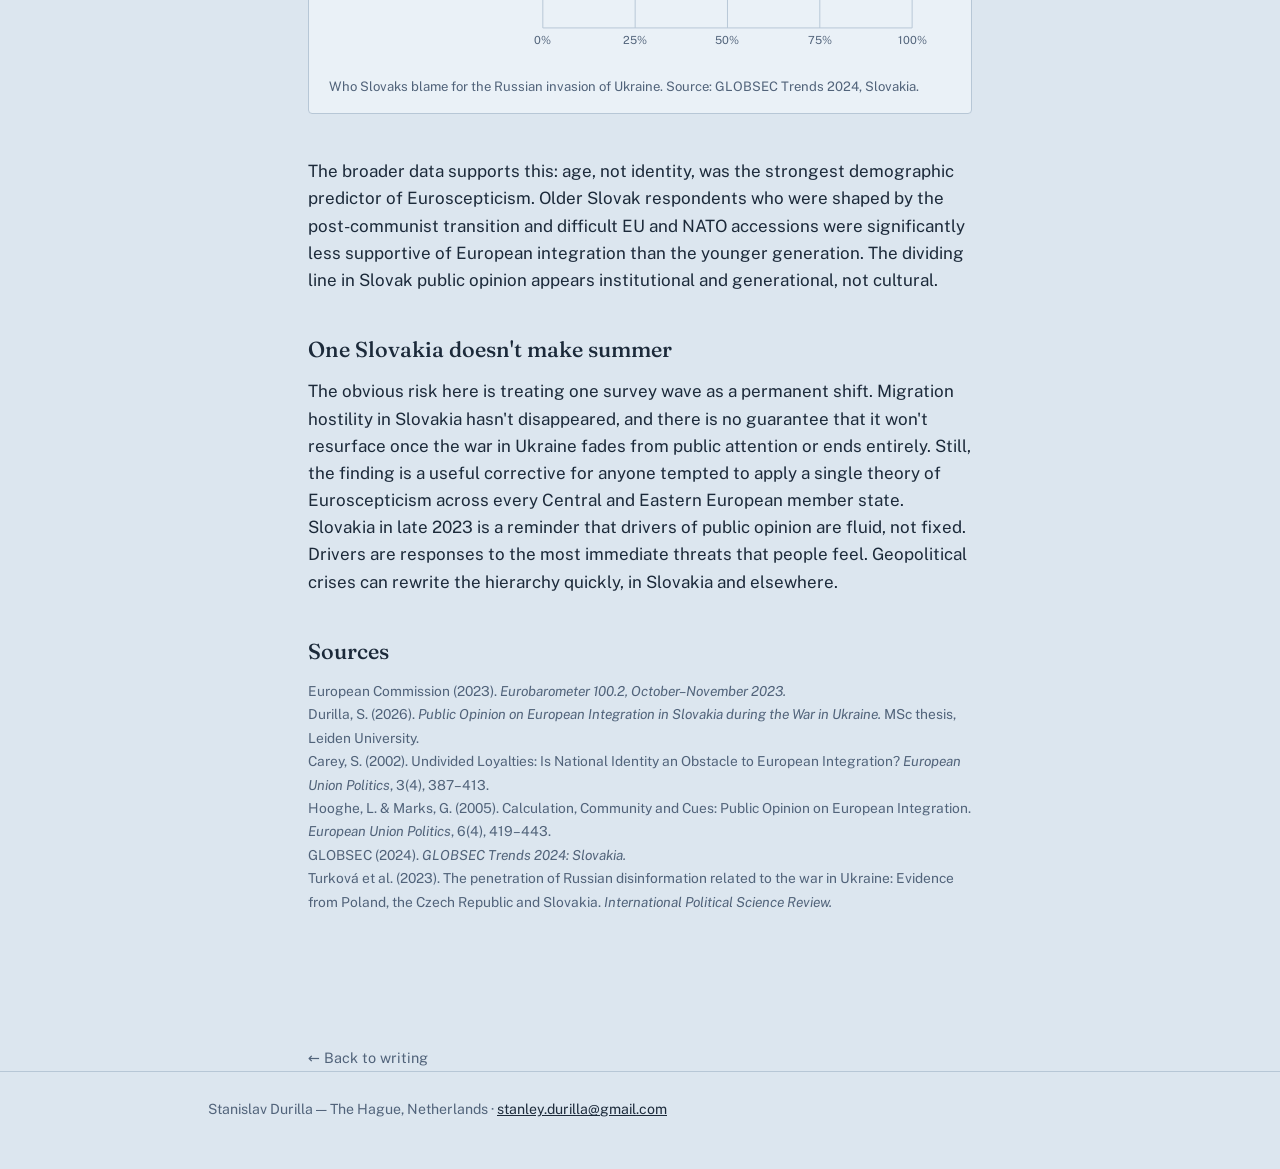
<file: articles/migration-fades.html>
<!DOCTYPE html>
<html lang="en">
<head>
<meta charset="UTF-8">
<meta name="viewport" content="width=device-width, initial-scale=1.0">
<title>Migration question back on the shelf until further notice — Stanislav Durilla</title>
<meta name="description" content="Migration, which served an essential role in driving Euroscepticism in Slovakia, seems to have lost its top spot to a new concern: the war in Ukraine.">
<meta property="og:type" content="article">
<meta property="og:site_name" content="Stanislav Durilla">
<meta property="og:title" content="Migration question back on the shelf until further notice">
<meta property="og:description" content="Migration, which served an essential role in driving Euroscepticism in Slovakia, seems to have lost its top spot to a new concern: the war in Ukraine.">
<meta property="og:url" content="https://stanislavdurilla.github.io/portfolio-/articles/migration-fades.html">
<meta property="og:image" content="https://stanislavdurilla.github.io/portfolio-/og-image.png">
<meta property="og:image:width" content="1200">
<meta property="og:image:height" content="630">
<meta name="twitter:card" content="summary_large_image">
<meta name="twitter:title" content="Migration question back on the shelf until further notice">
<meta name="twitter:description" content="Migration, which served an essential role in driving Euroscepticism in Slovakia, seems to have lost its top spot to a new concern: the war in Ukraine.">
<meta name="twitter:image" content="https://stanislavdurilla.github.io/portfolio-/og-image.png">
<link rel="stylesheet" href="../style.css">
</head>
<body>

<header class="site">
  <div class="wrap">
    <a class="brand" href="../index.html">Stanislav Durilla</a>
    <nav class="site-nav">
      <a href="../index.html#dispatches">Briefs</a>
      <a href="../index.html#about">About</a>
      <a href="https://www.linkedin.com/in/stanislav-durilla-650215a8/">LinkedIn</a>
    </nav>
  </div>
</header>

<div class="article-head">
  <p class="kicker">Identity politics · Migration</p>
  <h1>Migration question back on the shelf until further notice</h1>
  <p class="meta">Migration, which served an essential role in driving Euroscepticism in Slovakia, seems to have lost its top spot to a new concern: the war in Ukraine.</p>
</div>

<article class="article-body">
<p class="drop">Anti-immigration sentiment is deeply rooted in Slovak society. As the 2023 Eurobarometer survey shows, Slovak respondents showed a generally high level of hostility towards refugees, migrants and minority groups, averaging 3.0 on a scale from 2 to 4. Since the 2015 refugee crisis, hostility towards migration has been considered enough to drive Central and Eastern European states away from the EU.</p>

<p>However, my thesis research indicates otherwise. Once you account for institutional trust and the EU's policy towards Ukraine, hostility towards migration does not predict anything. In other words, Slovak citizens still care about migration but measurably less so when there is war next door.</p>

<h2>Different crisis, different theory</h2>
<p>Identity-based theory developed around the 2015 migration crisis argues that citizens who view their identity in exclusionary terms perceive European integration — including freedom of movement and multiculturalism — as a threat to their own culture. Of course, this is a well-known theory that worked extremely well in explaining Euroscepticism in Central and Eastern Europe. Countries like Poland and Hungary used this sentiment to build governing coalitions.</p>

<p>Looking at the 2023 Eurobarometer data, this theory appears to have a limit that no one thought of testing before: a large-scale security crisis on Slovakia's doorstep. After nearly two years of full-scale war in neighbouring Ukraine, immigration anxiety is crowded out by an immediate threat. Slovak voters who worry about war have less room to think about migrants, even when one person feels both.</p>

<h2>Where anxiety shifted instead</h2>
<p>The survey data behind my thesis offers a clue as to where anxiety went. According to the GLOBSEC 2024 report, 51% of Slovaks blame the West or Ukraine itself for the Russian invasion, compared with 41% of Slovaks who blame Russia. These are alarming numbers for a member state that belongs to both the EU and NATO. Russian disinformation campaigns targeting Slovakia are likely part of the reason. The war did not just crowd out migration as an anxiety but provided a competing narrative of what a real threat is. This narrative works through institutional trust, not through migration framing or identity.</p>

<figure class="chart-figure">
<svg viewBox="0 0 640 180" xmlns="http://www.w3.org/2000/svg" role="img" aria-label="Bar chart: 51 percent of Slovaks blame the West or Ukraine itself for the Russian invasion, versus 41 percent who blame Russia.">
<style>
  .chart-label { font-family: 'Public Sans', system-ui, sans-serif; fill: var(--ink); font-size: 14px; }
  .chart-value { font-family: 'Fraunces', Georgia, serif; fill: var(--ink); font-size: 15px; font-weight: 600; }
  .chart-axis-label { font-family: 'Public Sans', system-ui, sans-serif; fill: var(--muted); font-size: 11.5px; }
  .bar-a { fill: var(--seal); }
  .bar-b { fill: var(--muted); opacity: 0.55; }
  .gridline { stroke: var(--rule); stroke-width: 1; }
</style>

<!-- gridlines -->
<line class="gridline" x1="220" y1="15" x2="220" y2="145"/>
<line class="gridline" x1="315" y1="15" x2="315" y2="145"/>
<line class="gridline" x1="410" y1="15" x2="410" y2="145"/>
<line class="gridline" x1="505" y1="15" x2="505" y2="145"/>
<line class="gridline" x1="600" y1="15" x2="600" y2="145"/>

<!-- row 1: blame the West or Ukraine -->
<text class="chart-label" x="205" y="45" text-anchor="end">Blame the West or Ukraine</text>
<rect class="bar-a" x="220" y="29" width="193.8" height="26" rx="2"/>
<text class="chart-value" x="424" y="47">51%</text>

<!-- row 2: blame Russia -->
<text class="chart-label" x="205" y="105" text-anchor="end">Blame Russia</text>
<rect class="bar-b" x="220" y="89" width="155.8" height="26" rx="2"/>
<text class="chart-value" x="386" y="107">41%</text>

<!-- axis -->
<line class="gridline" x1="220" y1="145" x2="600" y2="145"/>
<text class="chart-axis-label" x="220" y="162" text-anchor="middle">0%</text>
<text class="chart-axis-label" x="315" y="162" text-anchor="middle">25%</text>
<text class="chart-axis-label" x="410" y="162" text-anchor="middle">50%</text>
<text class="chart-axis-label" x="505" y="162" text-anchor="middle">75%</text>
<text class="chart-axis-label" x="600" y="162" text-anchor="middle">100%</text>
</svg>
<figcaption class="chart-caption">Who Slovaks blame for the Russian invasion of Ukraine. Source: GLOBSEC Trends 2024, Slovakia.</figcaption>
</figure>

<p>The broader data supports this: age, not identity, was the strongest demographic predictor of Euroscepticism. Older Slovak respondents who were shaped by the post-communist transition and difficult EU and NATO accessions were significantly less supportive of European integration than the younger generation. The dividing line in Slovak public opinion appears institutional and generational, not cultural.</p>

<h2>One Slovakia doesn't make summer</h2>
<p>The obvious risk here is treating one survey wave as a permanent shift. Migration hostility in Slovakia hasn't disappeared, and there is no guarantee that it won't resurface once the war in Ukraine fades from public attention or ends entirely. Still, the finding is a useful corrective for anyone tempted to apply a single theory of Euroscepticism across every Central and Eastern European member state. Slovakia in late 2023 is a reminder that drivers of public opinion are fluid, not fixed. Drivers are responses to the most immediate threats that people feel. Geopolitical crises can rewrite the hierarchy quickly, in Slovakia and elsewhere.</p>

<h2>Sources</h2>
<p class="sources">European Commission (2023). <em>Eurobarometer 100.2, October–November 2023.</em><br>
Durilla, S. (2026). <em>Public Opinion on European Integration in Slovakia during the War in Ukraine.</em> MSc thesis, Leiden University.<br>
Carey, S. (2002). Undivided Loyalties: Is National Identity an Obstacle to European Integration? <em>European Union Politics</em>, 3(4), 387–413.<br>
Hooghe, L. &amp; Marks, G. (2005). Calculation, Community and Cues: Public Opinion on European Integration. <em>European Union Politics</em>, 6(4), 419–443.<br>
GLOBSEC (2024). <em>GLOBSEC Trends 2024: Slovakia.</em><br>
Turková et al. (2023). The penetration of Russian disinformation related to the war in Ukraine: Evidence from Poland, the Czech Republic and Slovakia. <em>International Political Science Review.</em></p>
</article>

<div class="back-link-wrap">
  <a class="back-link" href="../index.html#dispatches">← Back to writing</a>
</div>

<footer class="site">
  <div class="wrap">
    Stanislav Durilla — The Hague, Netherlands · <a href="mailto:stanley.durilla@gmail.com">stanley.durilla@gmail.com</a>
  </div>
</footer>

</body>
</html>
</file>
<file: style.css>
@import url('https://fonts.googleapis.com/css2?family=Fraunces:opsz,wght@9..144,400;9..144,500;9..144,600&family=Public+Sans:wght@400;500;600&display=swap');

:root {
  --ink: #1c2a3a;
  --paper: #dce6ef;
  --paper-raised: #eaf1f7;
  --rule: #b7c7d6;
  --muted: #51637a;
  --seal: #a6432a;
  --max: 720px;
}

* { box-sizing: border-box; }

html { scroll-behavior: smooth; }

body {
  margin: 0;
  background: var(--paper);
  color: var(--ink);
  font-family: 'Public Sans', system-ui, sans-serif;
  font-size: 17px;
  line-height: 1.6;
  -webkit-font-smoothing: antialiased;
}

@media (prefers-reduced-motion: reduce) {
  html { scroll-behavior: auto; }
  * { animation: none !important; transition: none !important; }
}

a { color: var(--ink); }
a:focus-visible, button:focus-visible { outline: 2px solid var(--seal); outline-offset: 3px; }

h1, h2, h3 {
  font-family: 'Fraunces', Georgia, serif;
  font-weight: 500;
  line-height: 1.12;
  margin: 0;
}

.wrap {
  max-width: 920px;
  margin: 0 auto;
  padding: 0 28px;
}

/* ---- Header ---- */
header.site {
  border-bottom: 1px solid var(--rule);
  padding: 22px 0;
}
header.site .wrap {
  display: flex;
  align-items: baseline;
  justify-content: space-between;
  gap: 16px;
  flex-wrap: wrap;
}
.brand {
  font-family: 'Fraunces', serif;
  font-weight: 500;
  font-size: 1.15rem;
  text-decoration: none;
  color: var(--ink);
}
nav.site-nav { display: flex; gap: 22px; font-size: 0.92rem; }
nav.site-nav a { text-decoration: none; color: var(--muted); border-bottom: 1px solid transparent; padding-bottom: 2px; }
nav.site-nav a:hover { color: var(--ink); border-bottom-color: var(--seal); }

/* ---- Hero ---- */
.hero { padding: 76px 0 56px; }
.hero .kicker {
  color: var(--seal);
  font-size: 0.95rem;
  margin: 0 0 14px;
  font-family: 'Fraunces', serif;
  font-style: italic;
}
.hero h1 {
  font-size: clamp(2.1rem, 4.4vw, 3.2rem);
  max-width: 15ch;
  letter-spacing: -0.01em;
}
.hero p.lede {
  max-width: 62ch;
  margin: 22px 0 0;
  color: var(--muted);
  font-size: 1.12rem;
}
.hero .links { margin-top: 28px; display: flex; gap: 22px; flex-wrap: wrap; }
.hero .links a {
  text-decoration: none;
  font-size: 0.95rem;
  color: var(--ink);
  border-bottom: 1px solid var(--rule);
  padding-bottom: 2px;
}
.hero .links a:hover { border-bottom-color: var(--seal); }

/* ---- Section headings ---- */
.section-head {
  display: flex;
  align-items: baseline;
  gap: 14px;
  margin: 0 0 30px;
  border-top: 1px solid var(--rule);
  padding-top: 18px;
}
.section-head h2 { font-size: 1.5rem; }
.section-head .count { color: var(--muted); font-size: 0.92rem; }

/* ---- Dispatch list ---- */
.dispatches { padding: 10px 0 60px; }
.dispatch {
  display: grid;
  grid-template-columns: 108px 1fr;
  gap: 22px;
  padding: 26px 0;
  border-bottom: 1px solid var(--rule);
  text-decoration: none;
  color: inherit;
}
.dispatch:first-of-type { border-top: 1px solid var(--rule); }
.dispatch .date {
  color: var(--muted);
  font-size: 0.88rem;
  padding-top: 4px;
}
.dispatch h3 {
  font-size: 1.32rem;
  margin-bottom: 8px;
}
.dispatch p { margin: 0; color: var(--muted); max-width: 58ch; }
.dispatch .tag {
  display: inline-block;
  margin-top: 12px;
  font-size: 0.82rem;
  color: var(--seal);
}
.dispatch:hover h3 { text-decoration: underline; text-decoration-color: var(--rule); text-underline-offset: 4px; }

/* ---- About ---- */
.about { padding: 10px 0 64px; display: grid; grid-template-columns: 1fr 1.4fr; gap: 40px; }
.about .col p { color: var(--muted); max-width: 46ch; }
.about ul { padding-left: 18px; margin: 0; color: var(--muted); }
.about li { margin-bottom: 8px; }

/* ---- Footer ---- */
footer.site {
  border-top: 1px solid var(--rule);
  padding: 26px 0 48px;
  color: var(--muted);
  font-size: 0.88rem;
}

/* ---- Article page ---- */
.article-head { padding: 64px 28px 20px; max-width: var(--max); margin: 0 auto; }
.article-head .kicker { color: var(--seal); font-family: 'Fraunces', serif; font-style: italic; margin-bottom: 14px; }
.article-head h1 { font-size: clamp(1.9rem, 4vw, 2.7rem); }
.article-head .meta { color: var(--muted); font-size: 0.92rem; margin-top: 18px; }
.article-body { max-width: var(--max); margin: 0 auto; padding: 8px 28px 70px; }
.article-body p { margin: 0 0 20px; }
.article-body h2 { font-size: 1.35rem; margin: 44px 0 16px; }
.article-body .drop::first-letter {
  font-family: 'Fraunces', serif;
  font-size: 3.6em;
  float: left;
  line-height: 0.85;
  padding-right: 10px;
  padding-top: 4px;
  color: var(--seal);
}
.back-link { display: inline-block; margin: 0 auto; max-width: var(--max); text-decoration: none; color: var(--muted); font-size: 0.9rem; }
.back-link-wrap { max-width: var(--max); margin: 40px auto 0; padding: 0 28px; }

/* ---- Chart ---- */
.chart-figure {
  margin: 40px 0 44px;
  background: var(--paper-raised);
  border: 1px solid var(--rule);
  border-radius: 4px;
  padding: 20px 20px 16px;
}
.chart-figure svg { width: 100%; height: auto; display: block; }
.chart-caption {
  margin-top: 14px;
  font-size: 0.82rem;
  color: var(--muted);
  text-align: left;
}

@media (max-width: 640px) {
  .dispatch { grid-template-columns: 1fr; gap: 6px; }
  .about { grid-template-columns: 1fr; }
  .hero { padding: 54px 0 40px; }
}

/* ---- Sources ---- */
.article-body .sources { font-size: 0.86rem; color: var(--muted); line-height: 1.7; }
</file>
